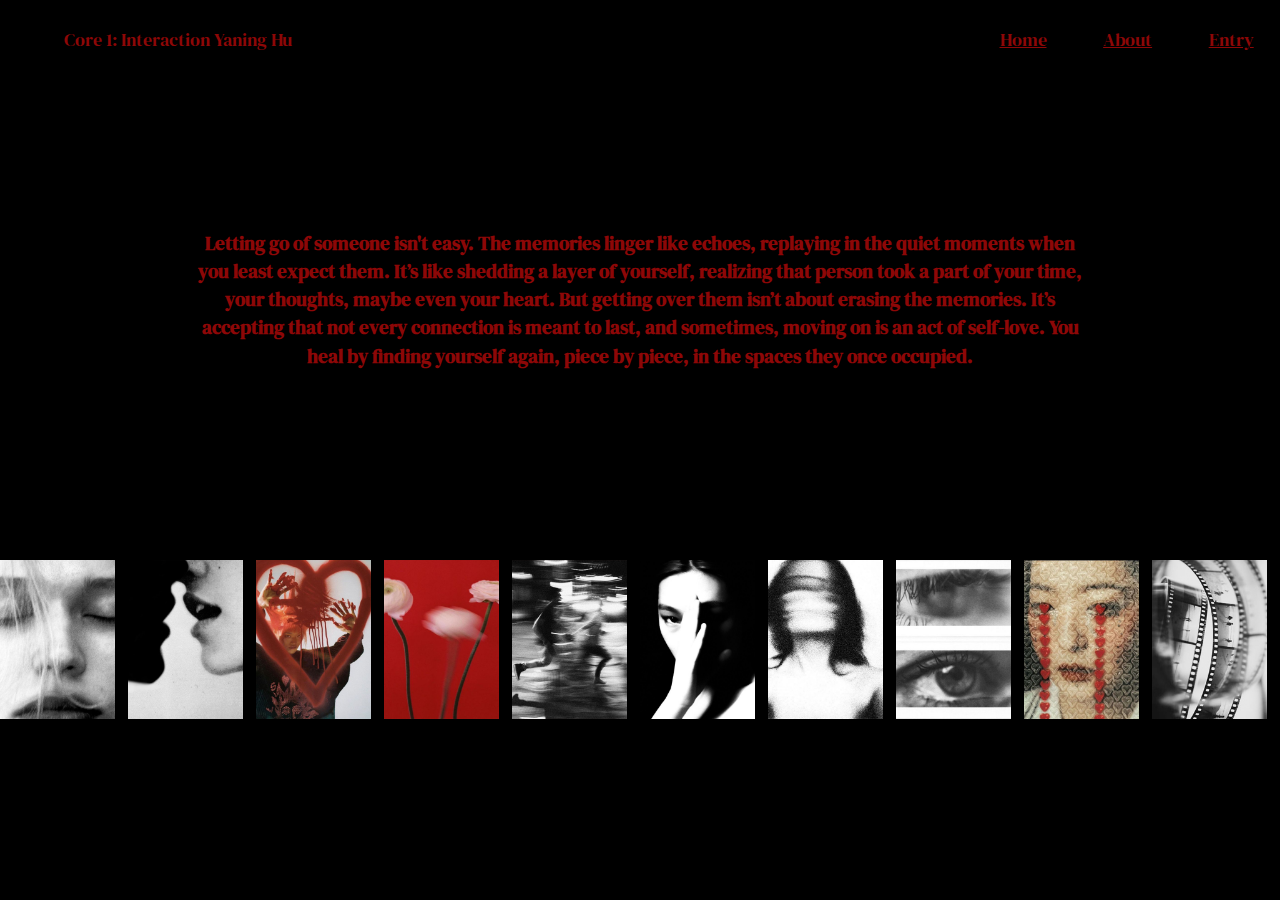
<file: entries/about.html>
<!DOCTYPE html>
<html lang="en">
<head>

  <!-- Basic Page Needs
  –––––––––––––––––––––––––––––––––––––––––––––––––– -->
  <meta charset="utf-8">
  <title>10 ways to get over a guy</title>
  <meta name="description" content="">
  <meta name="author" content="">

  <!-- Mobile Specific Metas
  –––––––––––––––––––––––––––––––––––––––––––––––––– -->
  <meta name="viewport" content="width=device-width, initial-scale=1">

  <!-- CSS
  –––––––––––––––––––––––––––––––––––––––––––––––––– -->
  <link rel="stylesheet" href="../css/normalize.css">
  <link rel="stylesheet" href="../css/styles.css">
  <link rel="stylesheet" href="../css/about.css">


  <!-- Favicon
  –––––––––––––––––––––––––––––––––––––––––––––––––– -->
  <link rel="icon" type="image/png" href="../images/favicon.ico">
</head>

<body>
    <nav>
        <div class="logo">Core 1: Interaction Yaning Hu</div>
        <div class="nav-items">
        <a href="Web.html">Home</a>
        <a href="about.html">About</a>
        <a href="second_page.html">Entry</a>
      </div>
  </nav>
  <main>
  <section>
    <h4>Letting go of someone isn't easy. The memories linger like echoes, replaying in the quiet moments when you least expect them. It’s like shedding a layer of yourself, realizing that person took a part of your time, your thoughts, maybe even your heart. But getting over them isn’t about erasing the memories. It’s accepting that not every connection is meant to last, and sometimes, moving on is an act of self-love. You heal by finding yourself again, piece by piece, in the spaces they once occupied.</h4>
  </section>
</main>
  <section class="photogrid">
    <img src="../images/photo5.png" /></figure>
    <img src="../images/photo12.png" /></figure>
    <img src="../images/photo7.png" /></figure>
    <img src="../images/photo9.png" /></figure>
    <img src="../images/photo13.png" /></figure>
    <img src="../images/photo4.png" /></figure>
    <img src="../images/photo5.jpg" /></figure>
    <img src="../images/photo6.png" /></figure>
    <img src="../images/photo8.png" /></figure>
    <img src="../images/photo11.png" /></figure>
  </section>

</body>
</html>
</file>
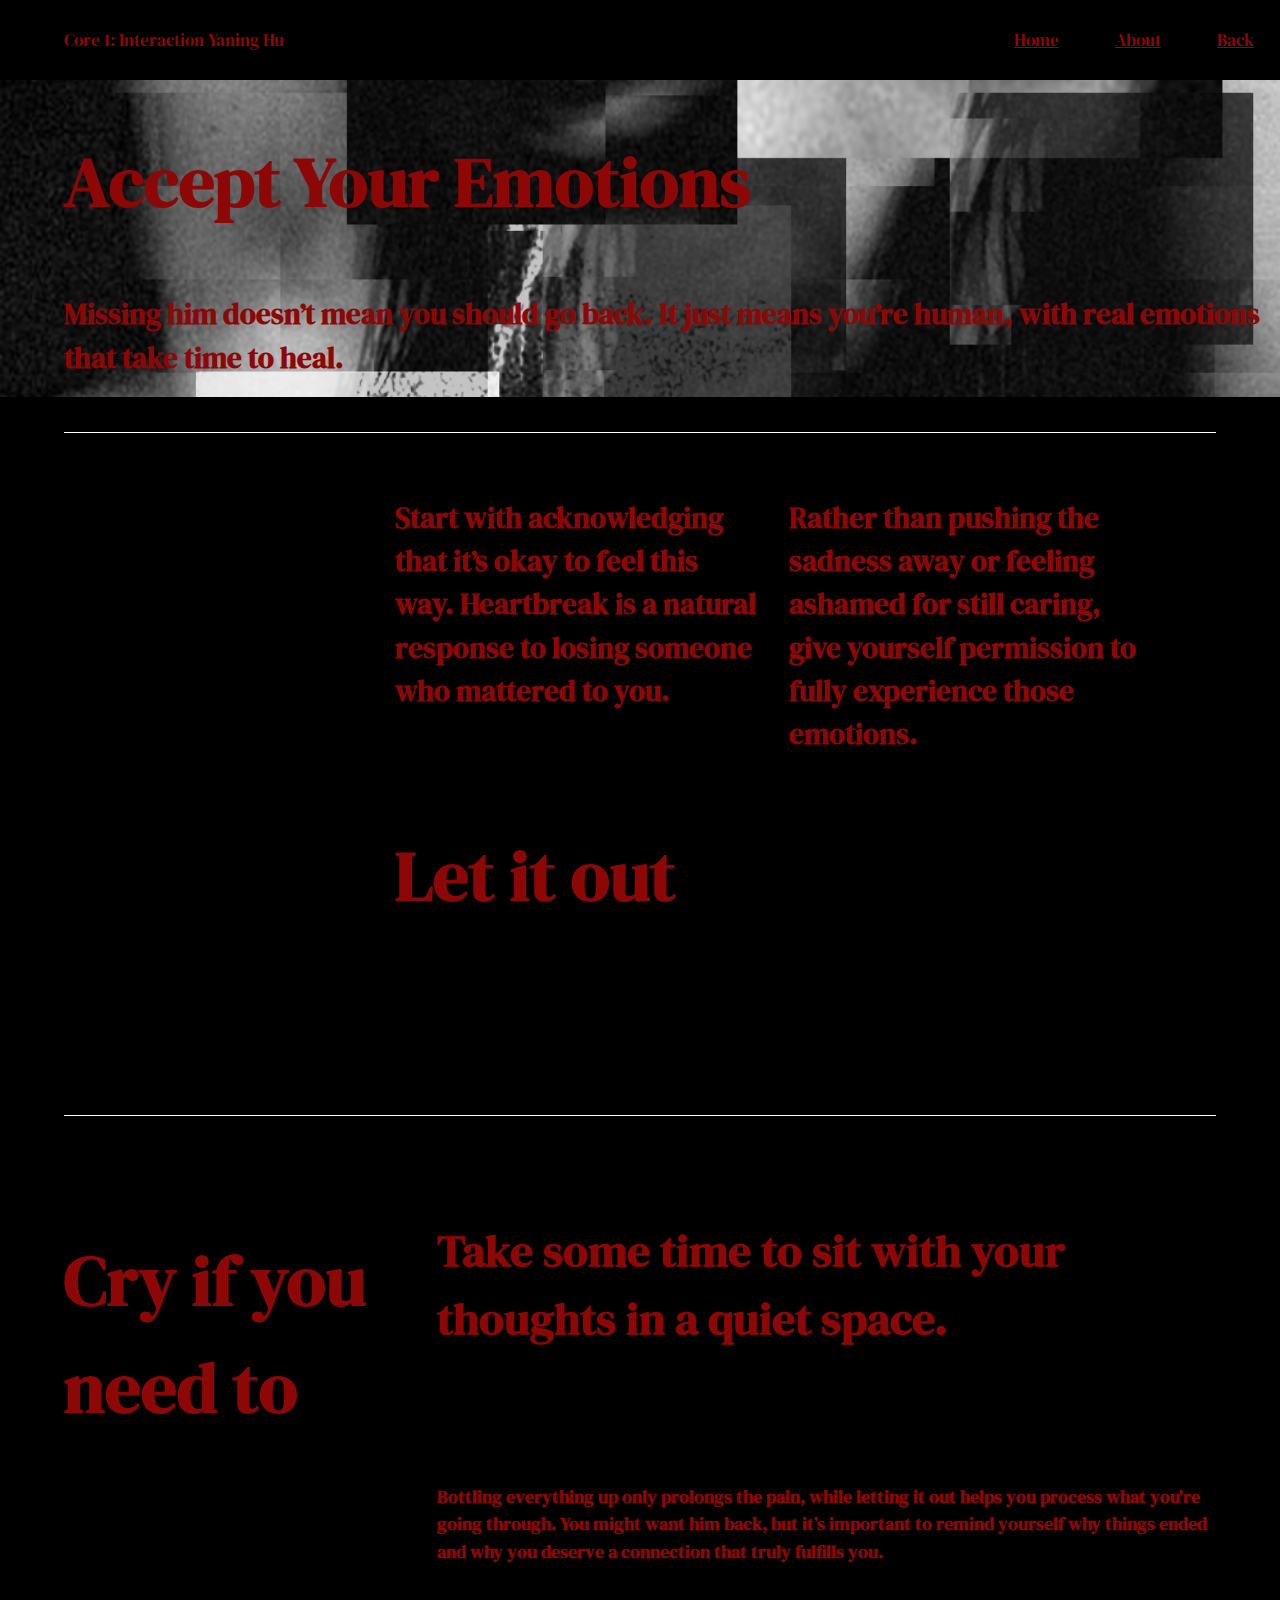
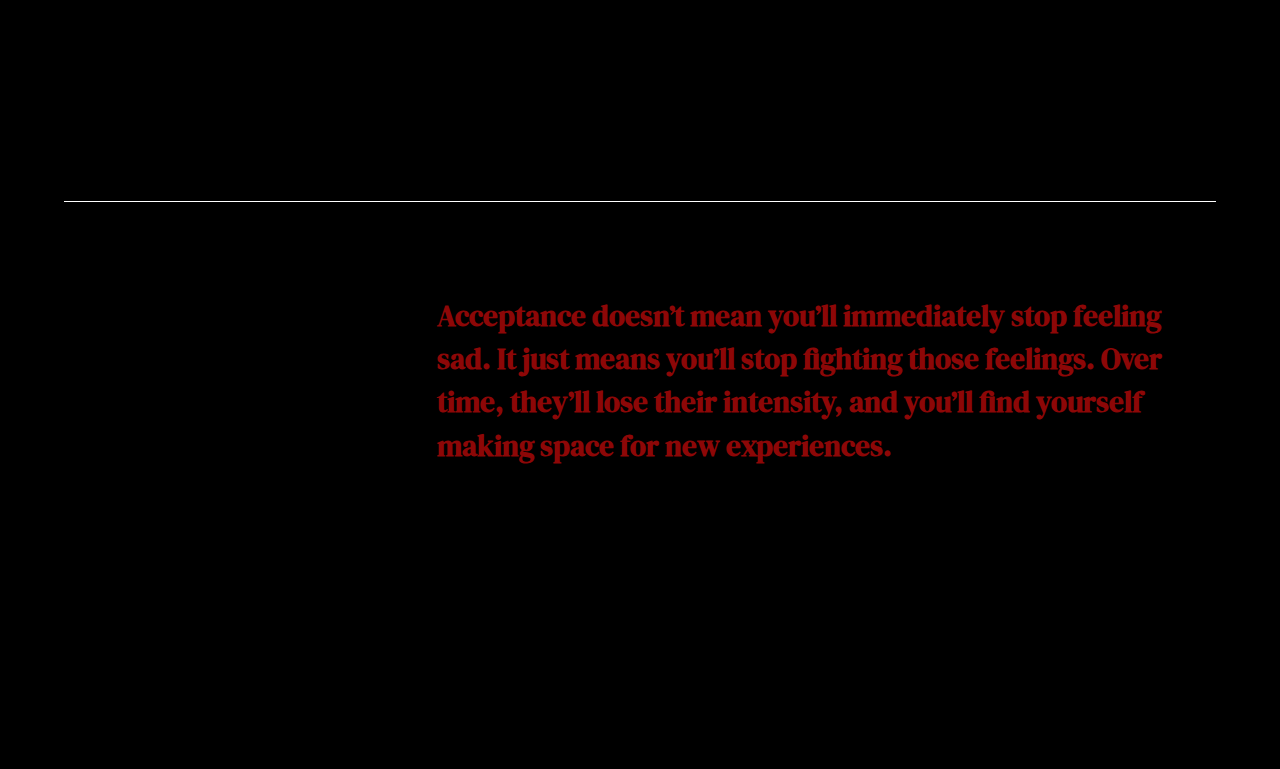
<file: entries/entry1.html>
<!DOCTYPE html>
<html lang="en">
<head>

  <!-- Basic Page Needs
  –––––––––––––––––––––––––––––––––––––––––––––––––– -->
  <meta charset="utf-8">
  <title>10 ways to get over a guy</title>
  <meta name="description" content="">
  <meta name="author" content="">

  <!-- Mobile Specific Metas
  –––––––––––––––––––––––––––––––––––––––––––––––––– -->
  <meta name="viewport" content="width=device-width, initial-scale=1">

  <!-- CSS
  –––––––––––––––––––––––––––––––––––––––––––––––––– -->
  <link rel="stylesheet" href="../css/normalize.css">
  <link rel="stylesheet" href="../css/styles.css">
  <link rel="stylesheet" href="../css/entry1.css">


  <!-- Favicon
  –––––––––––––––––––––––––––––––––––––––––––––––––– -->
  <link rel="icon" type="image/png" href="../images/favicon.ico">
</head>

<body>
    <nav>
        <div class="logo">Core 1: Interaction Yaning Hu</div>
        <div class="nav-items">
        <a href="Web.html">Home</a>
        <a href="about.html">About</a>
        <a href="second_page.html">Back</a>
      </div>
  </nav>
  <section class="maingrid">
    <h1>Accept Your Emotions</h1>
    <h3>Missing him doesn’t mean you should go back. It just means you’re human, with real emotions that take time to heal.</h3>
  </section>

  <hr class="custom-line">

<section class="second"> 
    <div></div>
    <h3>Start with acknowledging that it’s okay to feel this way. Heartbreak is a natural response to losing someone who mattered to you. </h3>
    <h3>Rather than pushing the sadness away or feeling ashamed for still caring, give yourself permission to fully experience those emotions.</h3>
    <div></div>
    <h1>Let it out</h1>
  </section>

  <hr class="custom-line">

<section class="third"> 
    <h1>Cry if you need to</h1>
    <h2>Take some time to sit with your thoughts in a quiet space.</h2>
    <div></div>
    <h4>Bottling everything up only prolongs the pain, while letting it out helps you process what you're going through. You might want him back, but it’s important to remind yourself why things ended and why you deserve a connection that truly fulfills you.</h4>
</section>
    <hr class="custom-line">
    <section class="third"> 
        <div></div>
        <h3>Acceptance doesn’t mean you’ll immediately stop feeling sad. It just means you’ll stop fighting those feelings. Over time, they’ll lose their intensity, and you’ll find yourself making space for new experiences.</h3>
    </section>

</body>
</html>
</file>
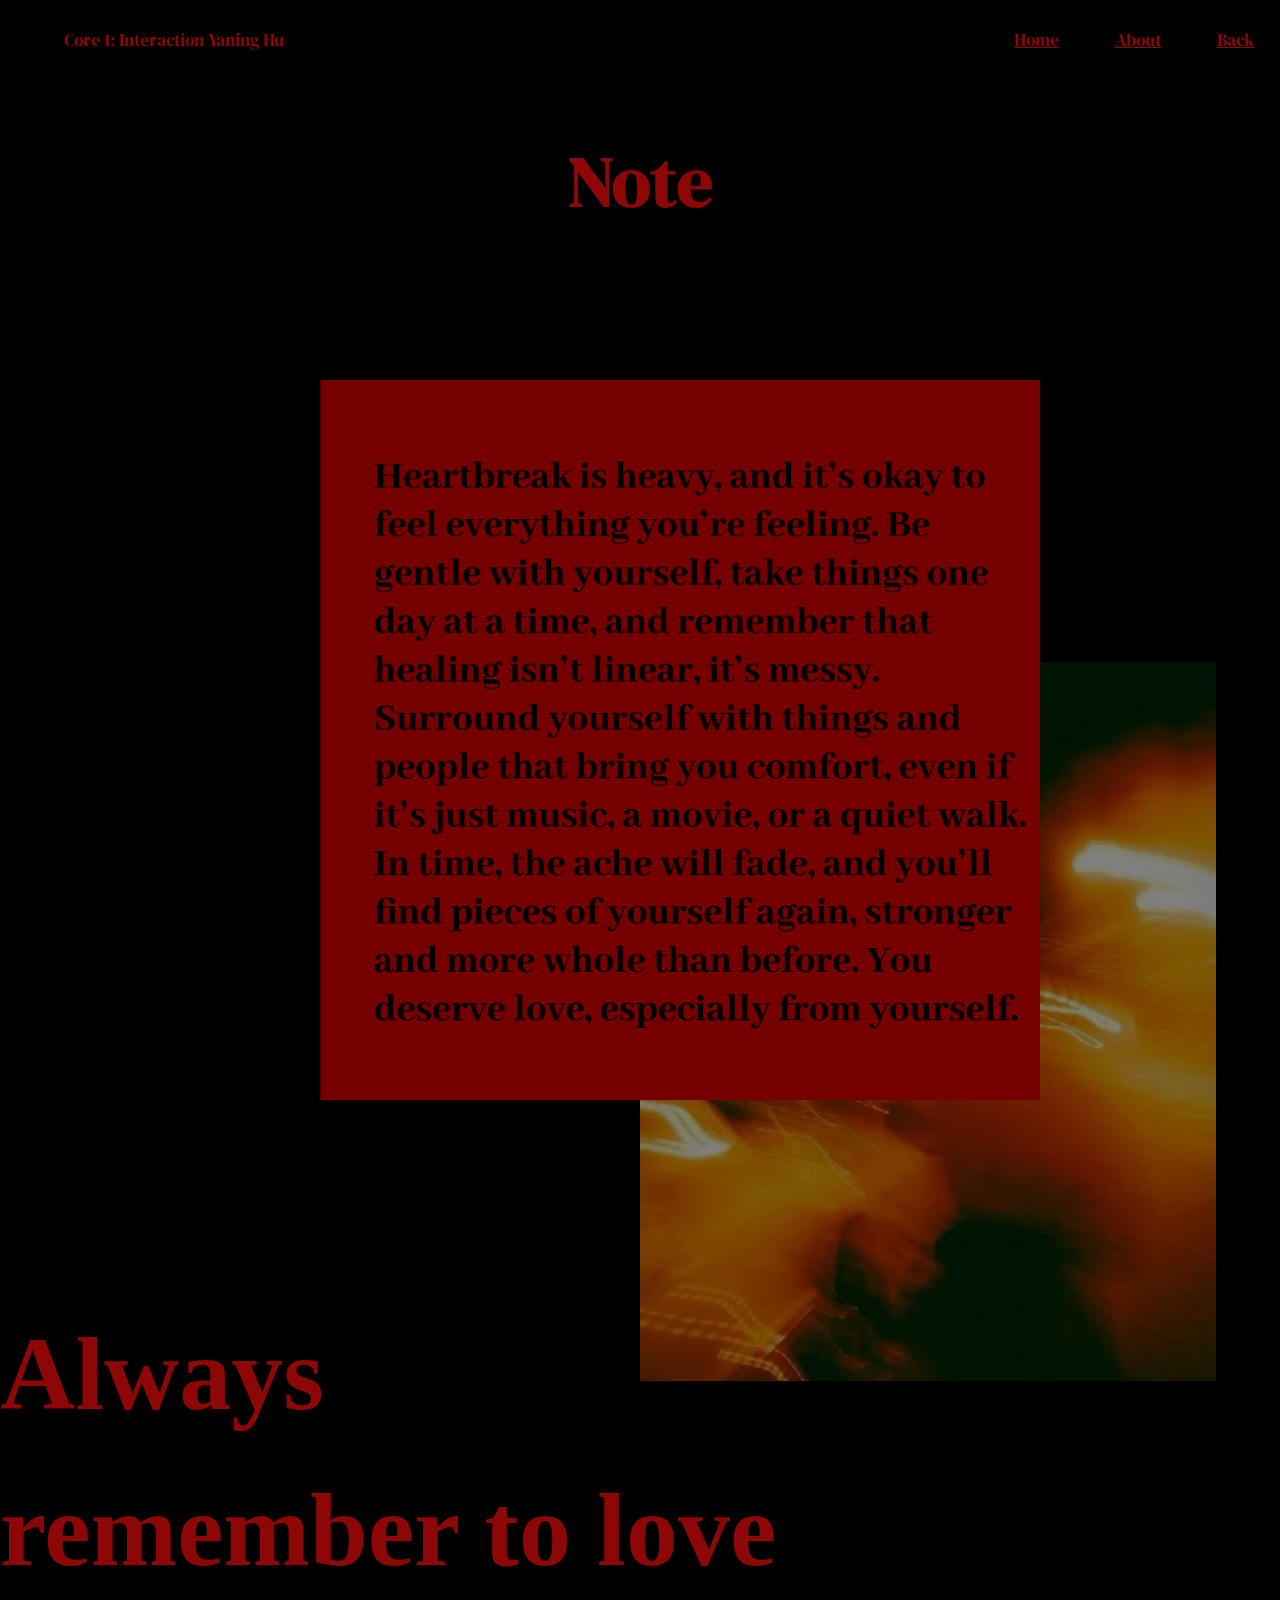
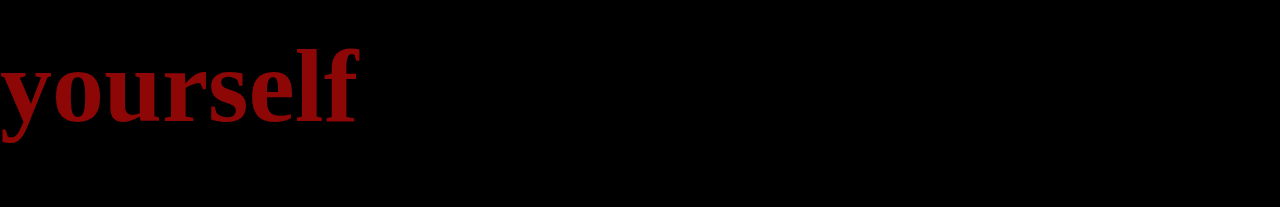
<file: entries/entry10.html>
<!DOCTYPE html>
<html lang="en">
<head>

  <!-- Basic Page Needs
  –––––––––––––––––––––––––––––––––––––––––––––––––– -->
  <meta charset="utf-8">
  <title>C10 ways to get over a guy</title>
  <meta name="description" content="">
  <meta name="author" content="">

  <!-- Mobile Specific Metas
  –––––––––––––––––––––––––––––––––––––––––––––––––– -->
  <meta name="viewport" content="width=device-width, initial-scale=1">

  <!-- CSS
  –––––––––––––––––––––––––––––––––––––––––––––––––– -->
  <link rel="stylesheet" href="../css/normalize.css">
  <link rel="stylesheet" href="../css/styles.css">
  <link rel="stylesheet" href="../css/entry10.css">


  <!-- Favicon
  –––––––––––––––––––––––––––––––––––––––––––––––––– -->
  <link rel="icon" type="image/png" href="../images/favicon.ico">
</head>

<body>
    <nav>
        <div class="logo">Core 1: Interaction Yaning Hu</div>
        <div class="nav-items">
        <a href="Web.html">Home</a>
        <a href="about.html">About</a>
        <a href="second_page.html">Back</a>
      </div>
  </nav>
  <main class="title">
    <h1>Note</h1>
  </main>
  <ul class="maingrid">
    <li>
      <img src="../images/note.png" /></figure>
    </li>
    <li>
      <img src="../images/note2.jpg" /></figure>
    </li>
    <li>
      <h1 class="special-font">Always remember to love yourself</h1>    
    </li>
  </ul>


</body>
</html>
</file>
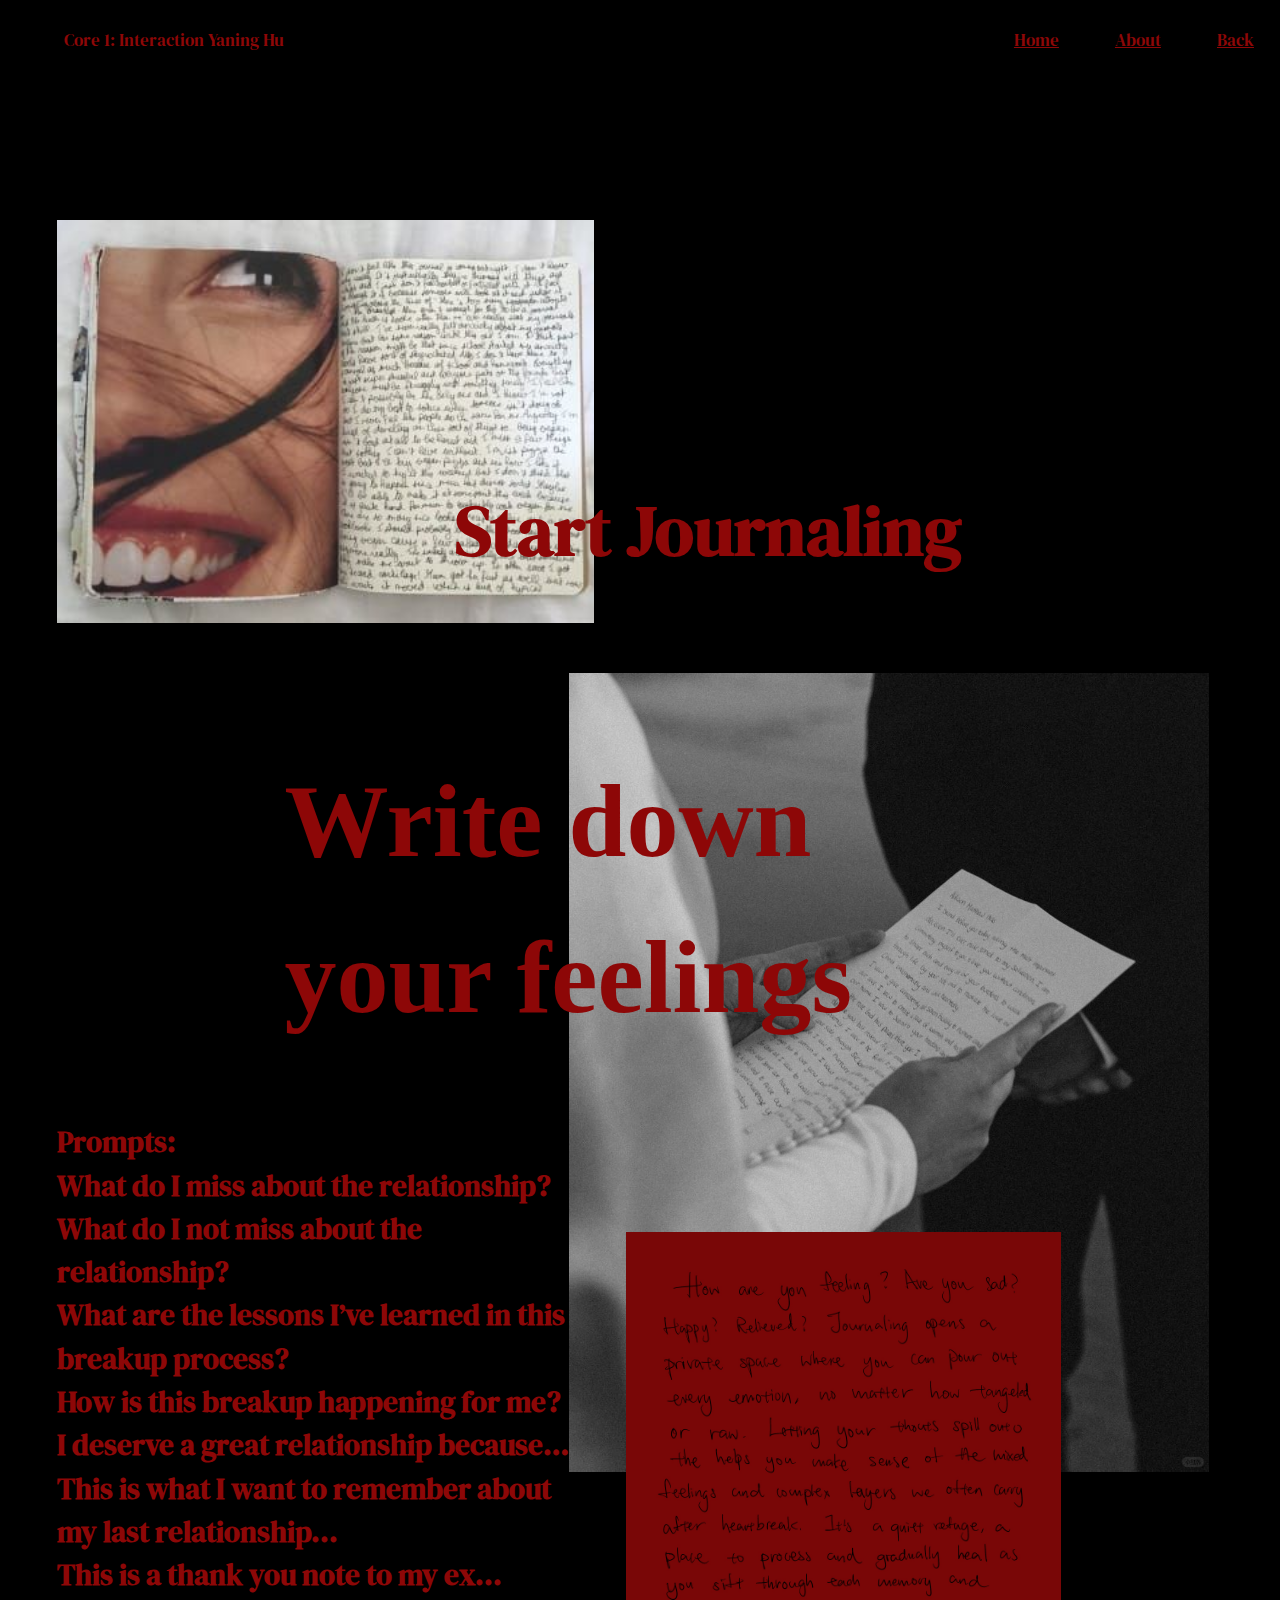
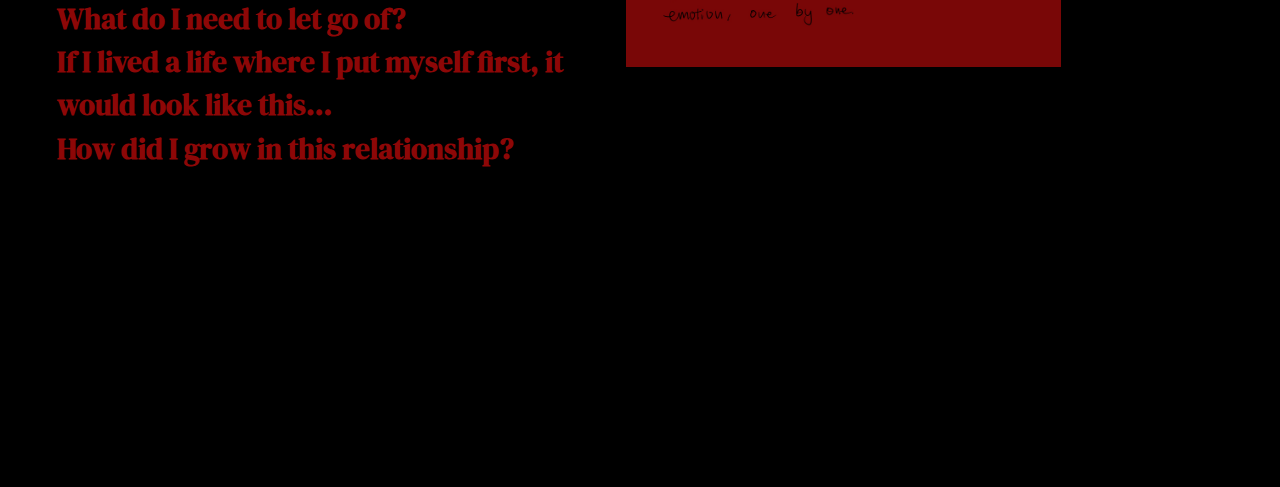
<file: entries/entry4.html>
<!DOCTYPE html>
<html lang="en">
<head>

  <!-- Basic Page Needs
  –––––––––––––––––––––––––––––––––––––––––––––––––– -->
  <meta charset="utf-8">
  <title>C10 ways to get over a guy</title>
  <meta name="description" content="">
  <meta name="author" content="">

  <!-- Mobile Specific Metas
  –––––––––––––––––––––––––––––––––––––––––––––––––– -->
  <meta name="viewport" content="width=device-width, initial-scale=1">

  <!-- CSS
  –––––––––––––––––––––––––––––––––––––––––––––––––– -->
  <link rel="stylesheet" href="../css/normalize.css">
  <link rel="stylesheet" href="../css/styles.css">
  <link rel="stylesheet" href="../css/entry4.css">


  <!-- Favicon
  –––––––––––––––––––––––––––––––––––––––––––––––––– -->
  <link rel="icon" type="image/png" href="../images/favicon.ico">
</head>

<body>
    <nav>
        <div class="logo">Core 1: Interaction Yaning Hu</div>
        <div class="nav-items">
        <a href="Web.html">Home</a>
        <a href="about.html">About</a>
        <a href="second_page.html">Back</a>
      </div>
  </nav>
  <ul class="maingrid">
    <li>
      <img src="../images/journal1.jpeg" /></figure>
    </li>
    <li>
      <h1>Start Journaling</h1>
    </li>
    <li>
      <img src="../images/journal3.jpg" /></figure>
    </li>
    <li>
      <h1 class="special-font">Write down <br> your feelings</h1>    
    </li>
    <li>
      <img src="../images/journal2.jpg" /></figure>
    </li>
    <li>
      <h3>Prompts: <br>
        What do I miss about the relationship?<br>
        What do I not miss about the relationship?<br>
        What are the lessons I’ve learned in this breakup process?<br>
        How is this breakup happening for me?<br>
        I deserve a great relationship because…<br>
        This is what I want to remember about my last relationship...<br>
        This is a thank you note to my ex...<br>
        What do I need to let go of?<br>
        If I lived a life where I put myself first, it would look like this…<br>
        How did I grow in this relationship?</h3>
    </li>
  </ul>

</body>
</html>
</file>
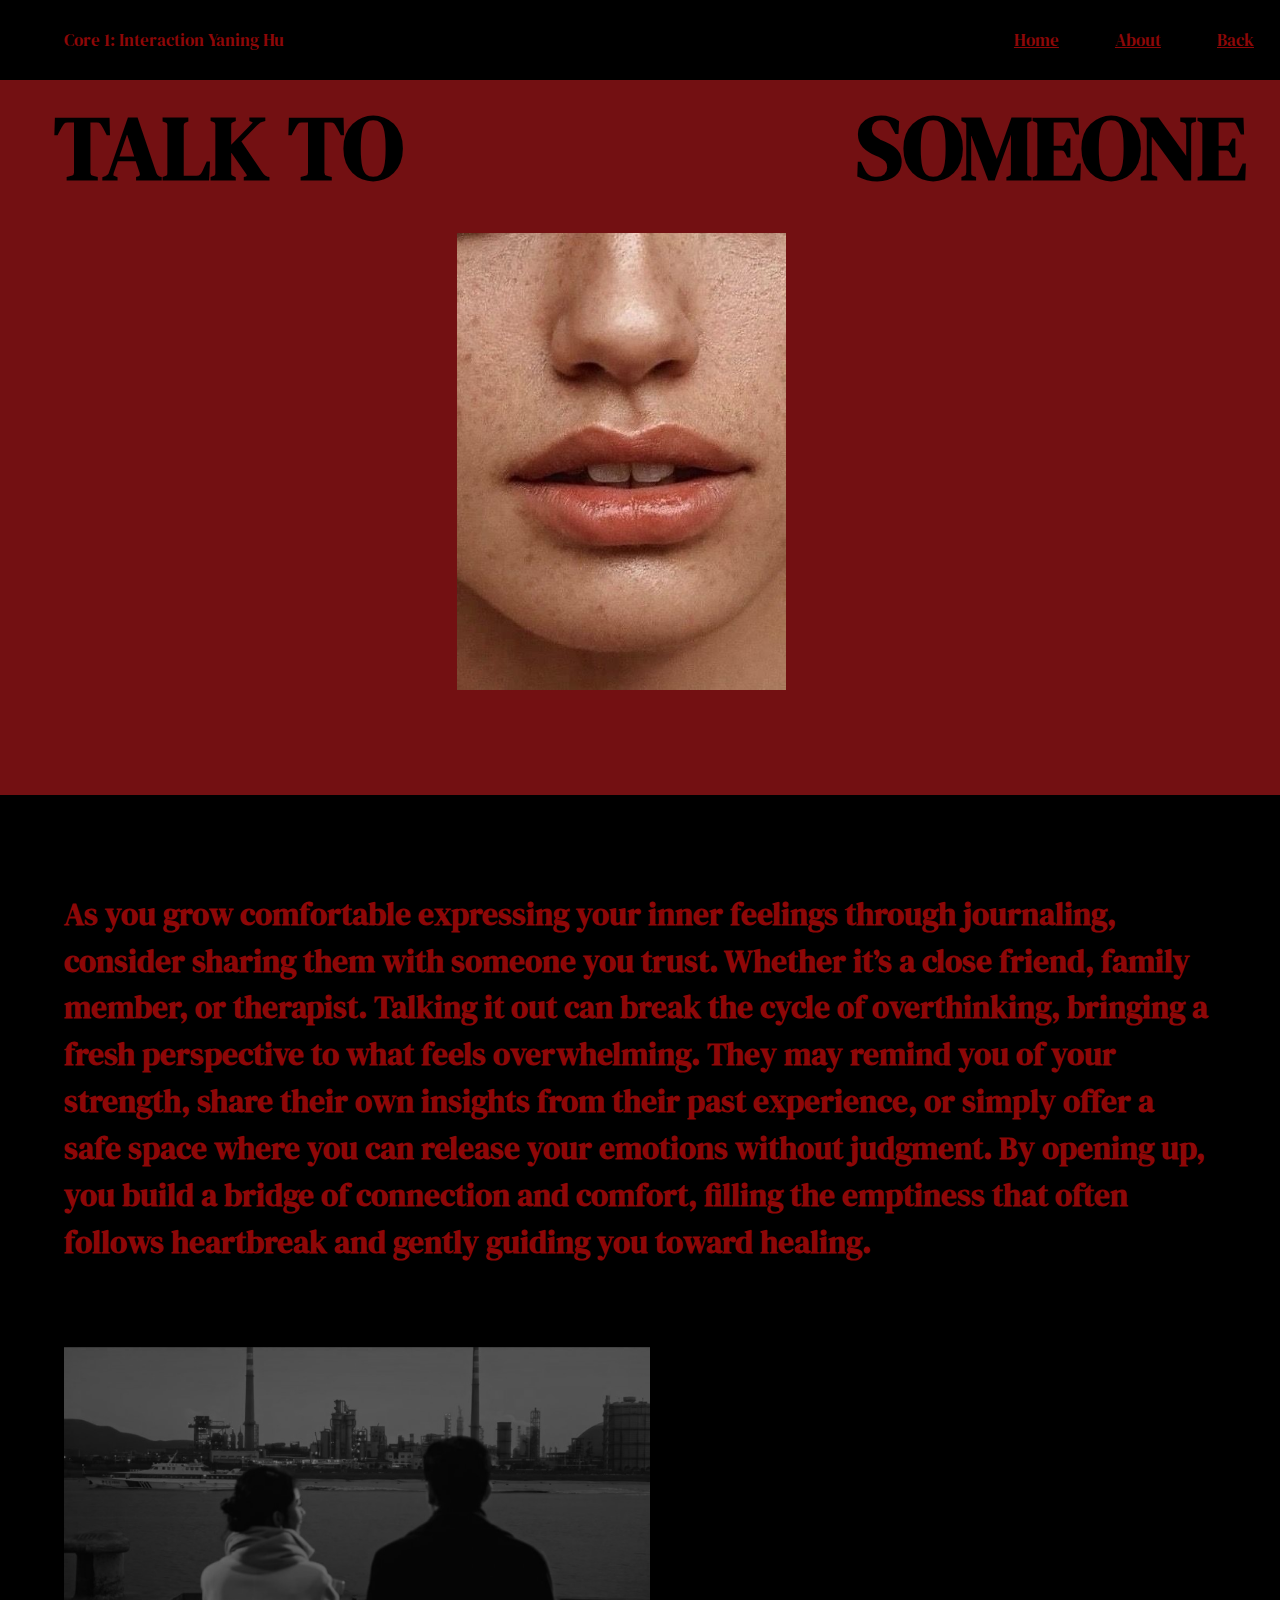
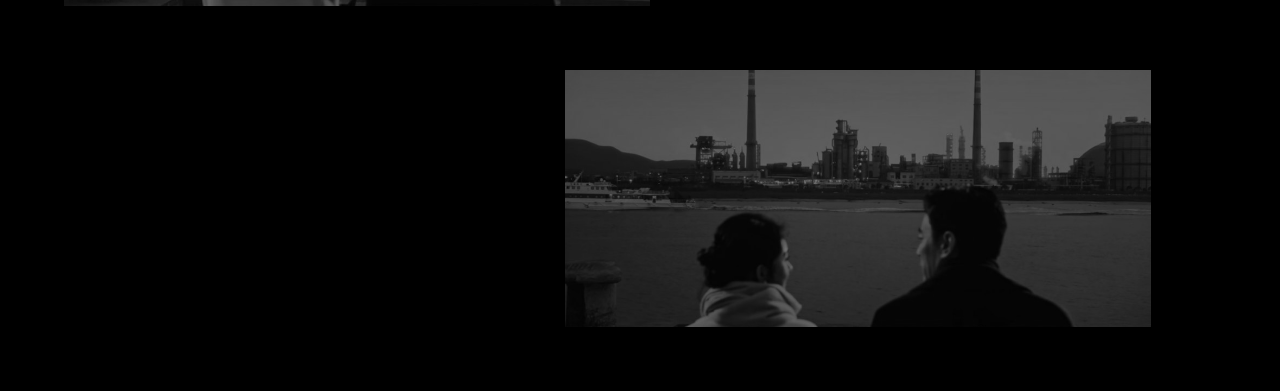
<file: entries/entry5.html>
<!DOCTYPE html>
<html lang="en">
<head>

  <!-- Basic Page Needs
  –––––––––––––––––––––––––––––––––––––––––––––––––– -->
  <meta charset="utf-8">
  <title>10 ways to get over a guy</title>
  <meta name="description" content="">
  <meta name="author" content="">

  <!-- Mobile Specific Metas
  –––––––––––––––––––––––––––––––––––––––––––––––––– -->
  <meta name="viewport" content="width=device-width, initial-scale=1">

  <!-- CSS
  –––––––––––––––––––––––––––––––––––––––––––––––––– -->
  <link rel="stylesheet" href="../css/normalize.css">
  <link rel="stylesheet" href="../css/styles.css">
  <link rel="stylesheet" href="../css/entry5.css">


  <!-- Favicon
  –––––––––––––––––––––––––––––––––––––––––––––––––– -->
  <link rel="icon" type="image/png" href="../images/favicon.ico">
</head>

<body>
    <nav>
        <div class="logo">Core 1: Interaction Yaning Hu</div>
        <div class="nav-items">
        <a href="Web.html">Home</a>
        <a href="about.html">About</a>
        <a href="second_page.html">Back</a>
      </div>
  </nav>
  <main class="maingrid">
    <h1>TALK TO</h1>
    <div></div>
    <h1>SOMEONE</h1>
    <div></div>
    <img src="../images/talk1.jpeg" /></figure>
    <div></div>
  </main>
  <main class="secondgrid">
    <h3>As you grow comfortable expressing your inner feelings through journaling, consider sharing them with someone you trust. Whether it’s a close friend, family member, or therapist. Talking it out can break the cycle of overthinking, bringing a fresh perspective to what feels overwhelming. They may remind you of your strength, share their own insights from their past experience, or simply offer a safe space where you can release your emotions without judgment. By opening up, you build a bridge of connection and comfort, filling the emptiness that often follows heartbreak and gently guiding you toward healing.</h3>
  </main>
  <main class="photoone">
    <img src="../images/talk2.png" /></figure>
  </main>
  <main class="phototwo">
    <div></div>
    <img src="../images/talk3.png" /></figure>
  </main>
</body>
</html>
</file>
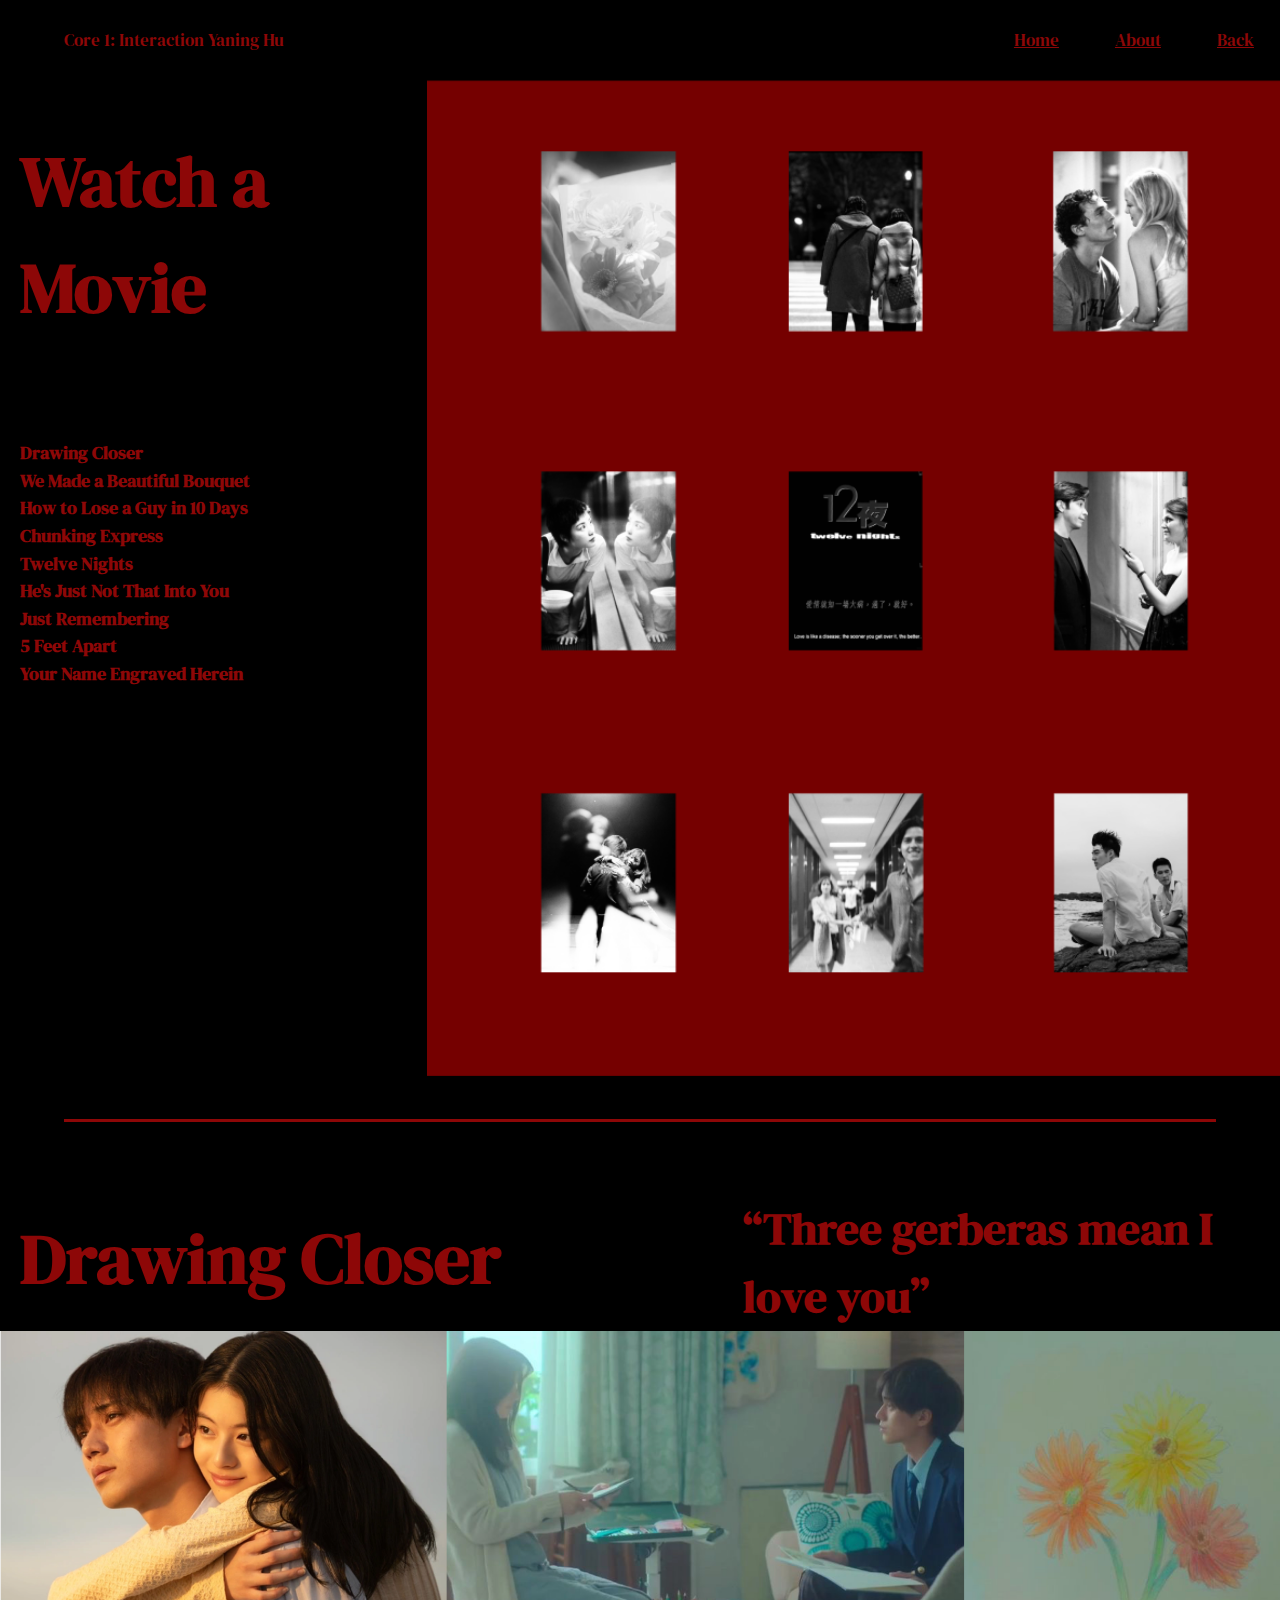
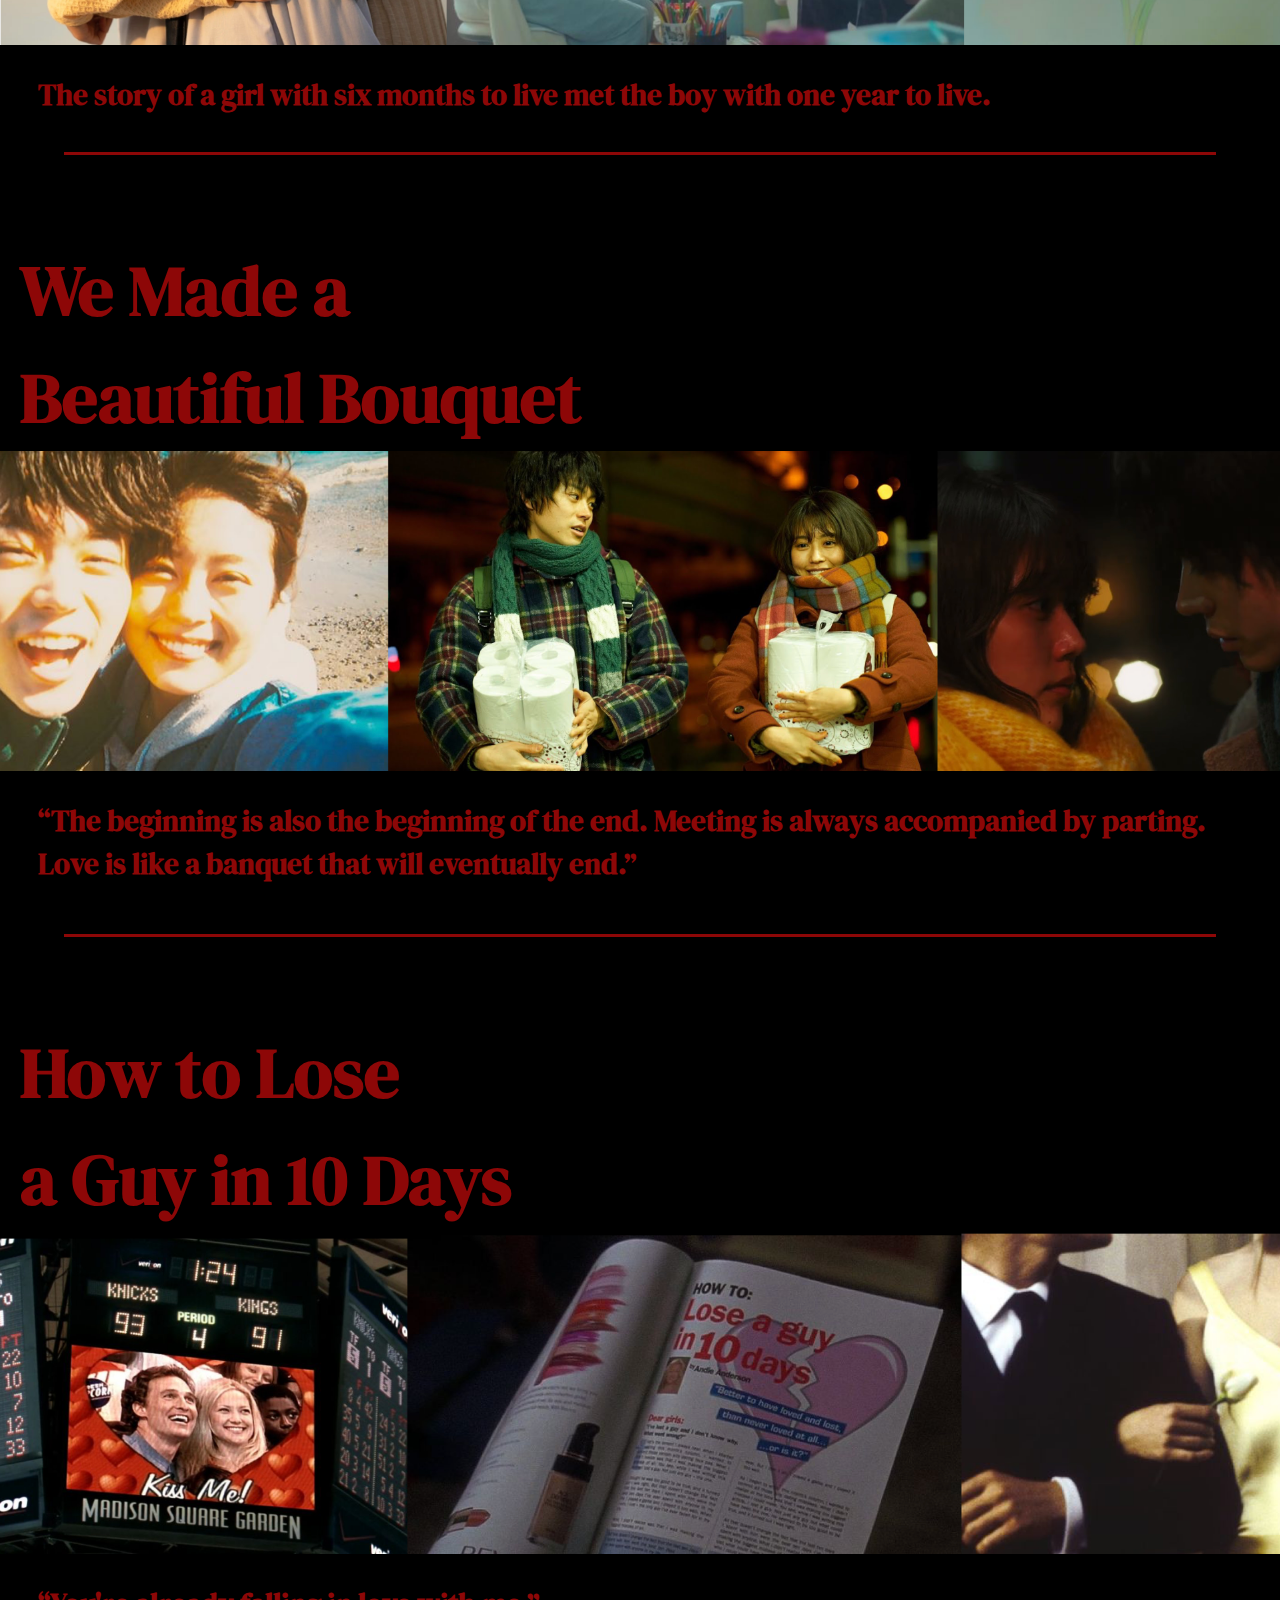
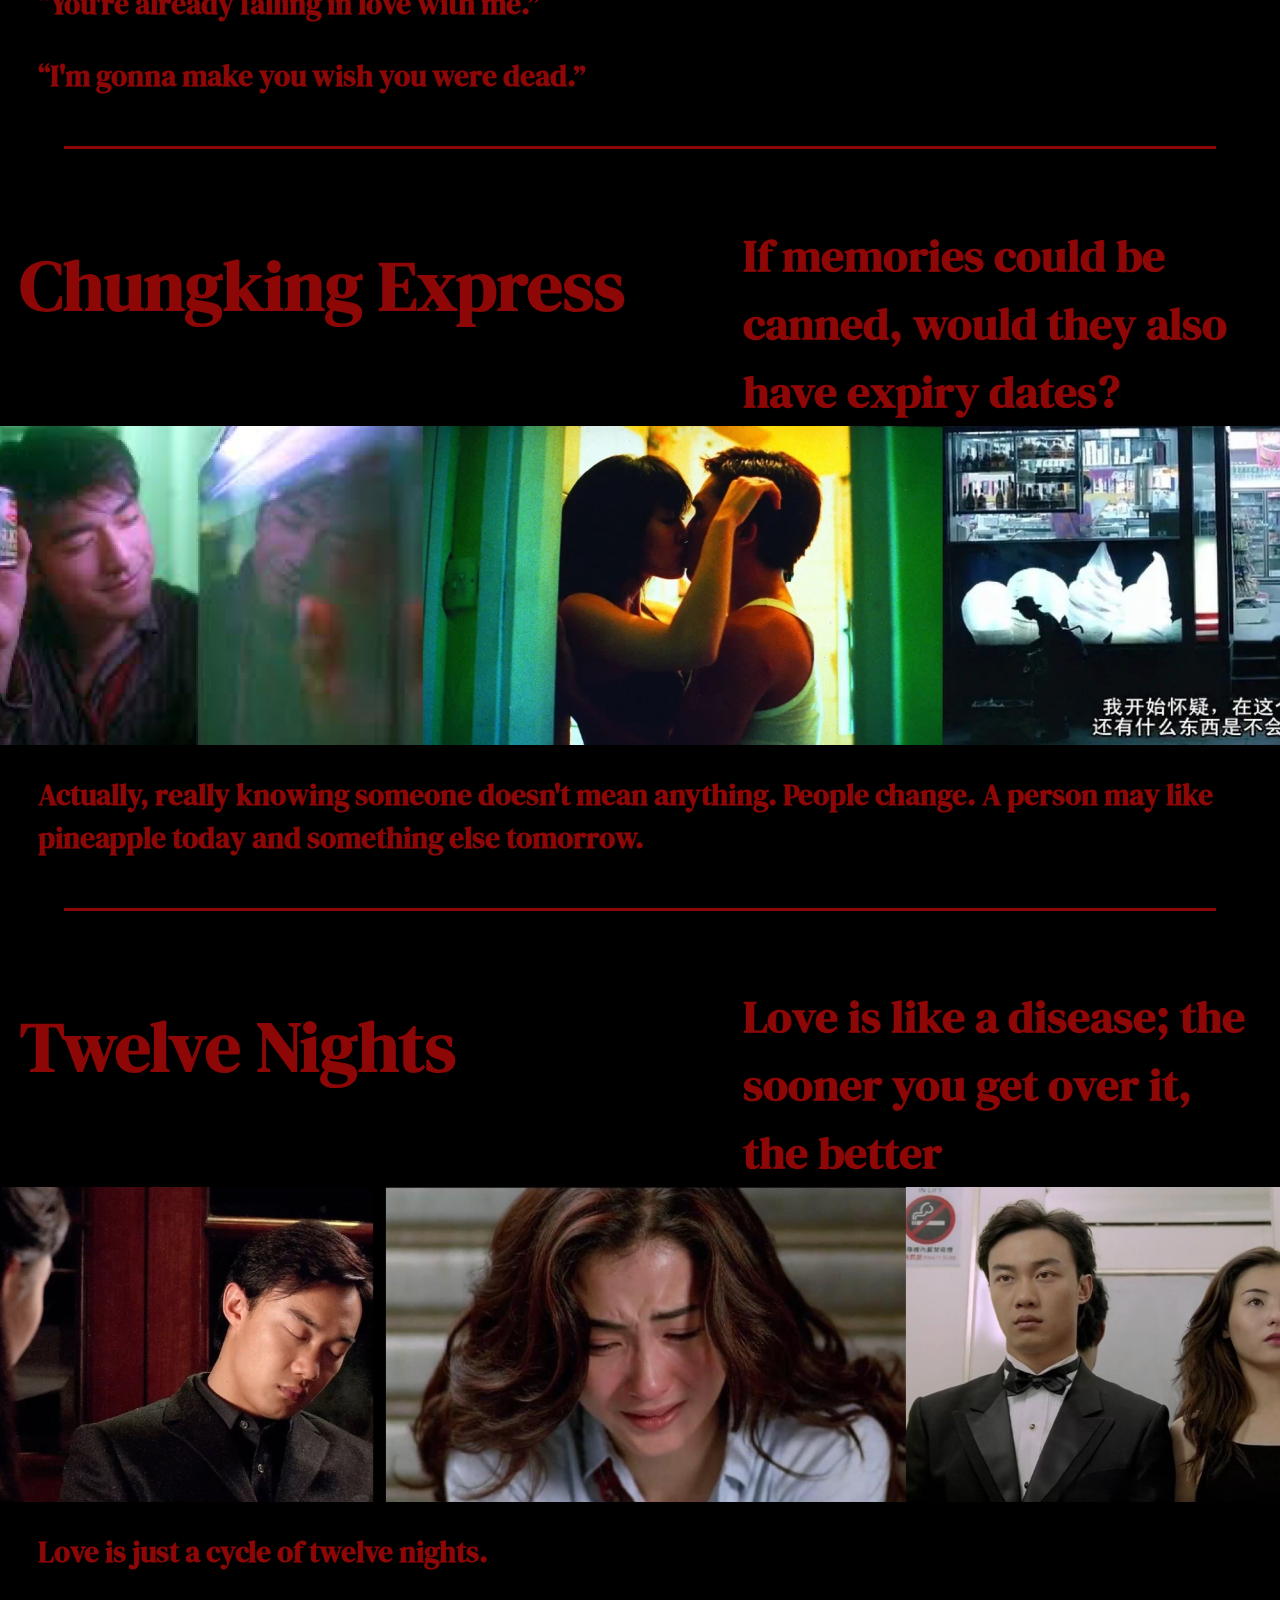
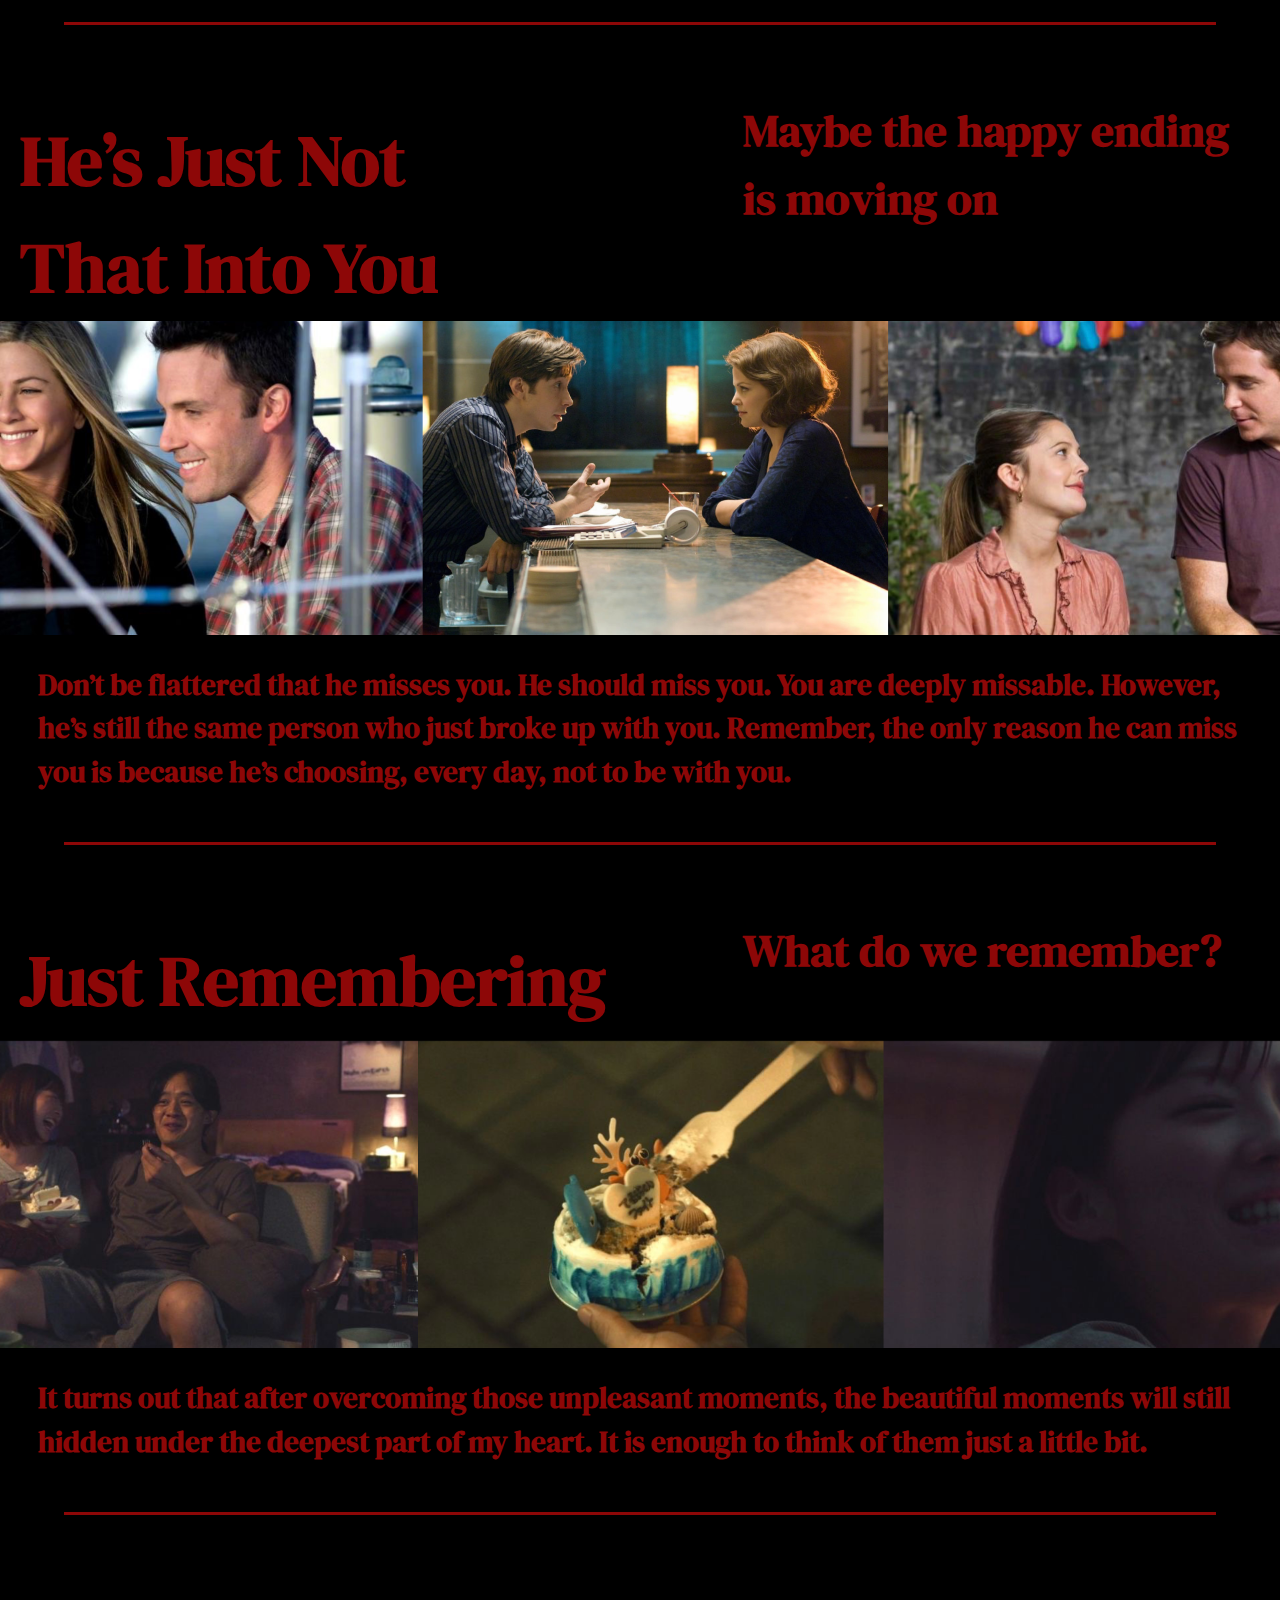
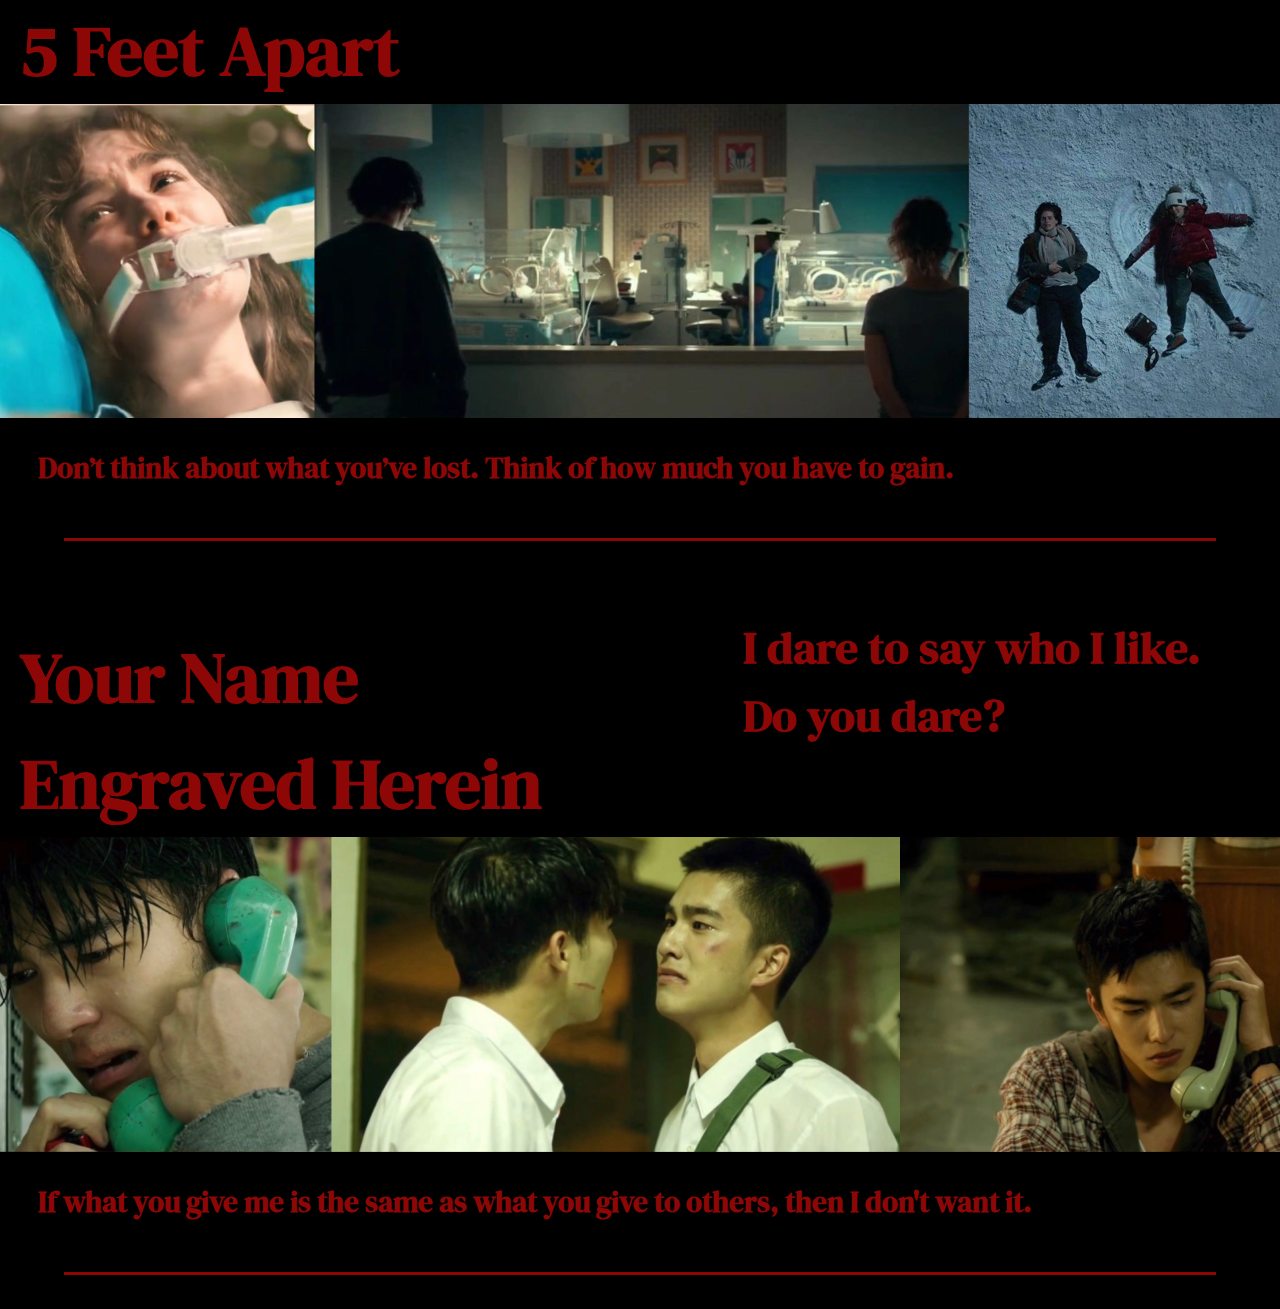
<file: entries/entry6.html>
<!DOCTYPE html>
<html lang="en">
<head>

  <!-- Basic Page Needs
  –––––––––––––––––––––––––––––––––––––––––––––––––– -->
  <meta charset="utf-8">
  <title>10 ways to get over a guy</title>
  <meta name="description" content="">
  <meta name="author" content="">

  <!-- Mobile Specific Metas
  –––––––––––––––––––––––––––––––––––––––––––––––––– -->
  <meta name="viewport" content="width=device-width, initial-scale=1">

  <!-- CSS
  –––––––––––––––––––––––––––––––––––––––––––––––––– -->
  <link rel="stylesheet" href="../css/normalize.css">
  <link rel="stylesheet" href="../css/styles.css">
  <link rel="stylesheet" href="../css/entry6.css">


  <!-- Favicon
  –––––––––––––––––––––––––––––––––––––––––––––––––– -->
  <link rel="icon" type="image/png" href="../images/favicon.ico">
</head>

<body>
    <nav>
        <div class="logo">Core 1: Interaction Yaning Hu</div>
        <div class="nav-items">
        <a href="Web.html">Home</a>
        <a href="about.html">About</a>
        <a href="second_page.html">Back</a>
      </div>
  </nav>
  <ul class="maingrid">
    <li>
      <h1>Watch a Movie</h1>
    </li>
    <li>
      <h4>Drawing Closer <br>
      We Made a Beautiful Bouquet <br>
      How to Lose a Guy in 10 Days <br>
      Chunking Express <br>
      Twelve Nights <br>
      He's Just Not That Into You <br>
      Just Remembering <br>
      5 Feet Apart <br>
      Your Name Engraved Herein</h4>
    </li>
    <li>
      <img src="../images/movie.png" /></figure>
    </li>
  </ul>
  <hr class="custom-line">

  <div class="movie">
    <h1>Drawing Closer</h1>
    <h2>“Three gerberas mean I love you”</h2>
  </div>
    <img src="../images/movie1.png" /></figure>
    <h3>The story of a girl with six months to live met the boy with one year to live. </h3>

    <hr class="custom-line">


  <div class="movie">
    <h1>We Made a <br>Beautiful Bouquet</h1>
  </div>
  <img src="../images/movie2.png" /></figure>
  <h3>“The beginning is also the beginning of the end. Meeting is always accompanied by parting. Love is like a banquet that will eventually end.”</h3>
  <h1></h1>
  <hr class="custom-line">

  <div class="movie">
    <h1>How to Lose <br>a Guy in 10 Days</h1>
  </div>
  <img src="../images/movie3.png" /></figure>
  <h3>“You're already falling in love with me.”</h3>
  <h3>“I'm gonna make you wish you were dead.”</h3>
  <h1></h1>
  <hr class="custom-line">

  <div class="movie">
    <h1>Chungking Express</h1>
    <h2>If memories could be canned, would they also have expiry dates? </h2>
  </div>
  <img src="../images/movie4.png" /></figure>
  <h3>Actually, really knowing someone doesn't mean anything. People change. A person may like pineapple today and something else tomorrow.</h3>
  <h1></h1>
  <hr class="custom-line">

  <div class="movie">
    <h1>Twelve Nights</h1>
    <h2> Love is like a disease; the sooner you get over it, the better</h2>
  </div>
  <img src="../images/movie5.png" /></figure>
  <h3>Love is just a cycle of twelve nights. </h3>
  <h1></h1>
  <hr class="custom-line">

  <div class="movie">
    <h1>He’s Just Not <br>That Into You</h1>
    <h2>Maybe the happy ending is moving on</h2>
  </div>
  <img src="../images/movie6.png" /></figure>
  <h3>Don’t be flattered that he misses you. He should miss you. You are deeply missable. However, he’s still the same person who just broke up with you. Remember, the only reason he can miss you is because he’s choosing, every day, not to be with you.</h3>
  <h1></h1>
  <hr class="custom-line">

  <div class="movie">
    <h1>Just Remembering</h1>
    <h2>What do we remember? </h2>
  </div>
  <img src="../images/movie7.png" /></figure>
  <h3>It turns out that after overcoming those unpleasant moments, the beautiful moments will still hidden under the deepest part of my heart. It is enough to think of them just a little bit. </h3>
  <h1></h1>
  <hr class="custom-line">

  <div class="movie">
    <h1>5 Feet Apart</h1>
  </div>
  <img src="../images/movie8.png" /></figure>
  <h3>Don’t think about what you’ve lost. Think of how much you have to gain.</h3>
  <h1></h1>
  <hr class="custom-line">

  <div class="movie">
    <h1>Your Name <br>Engraved Herein</h1>
    <h2>I dare to say who I like. Do you dare?</h2>
  </div>
  <img src="../images/movie9.png" /></figure>
  <h3>If what you give me is the same as what you give to others, then I don't want it.</h3>
  <h1></h1>

  <hr class="custom-line">


</body>
</html>
</file>
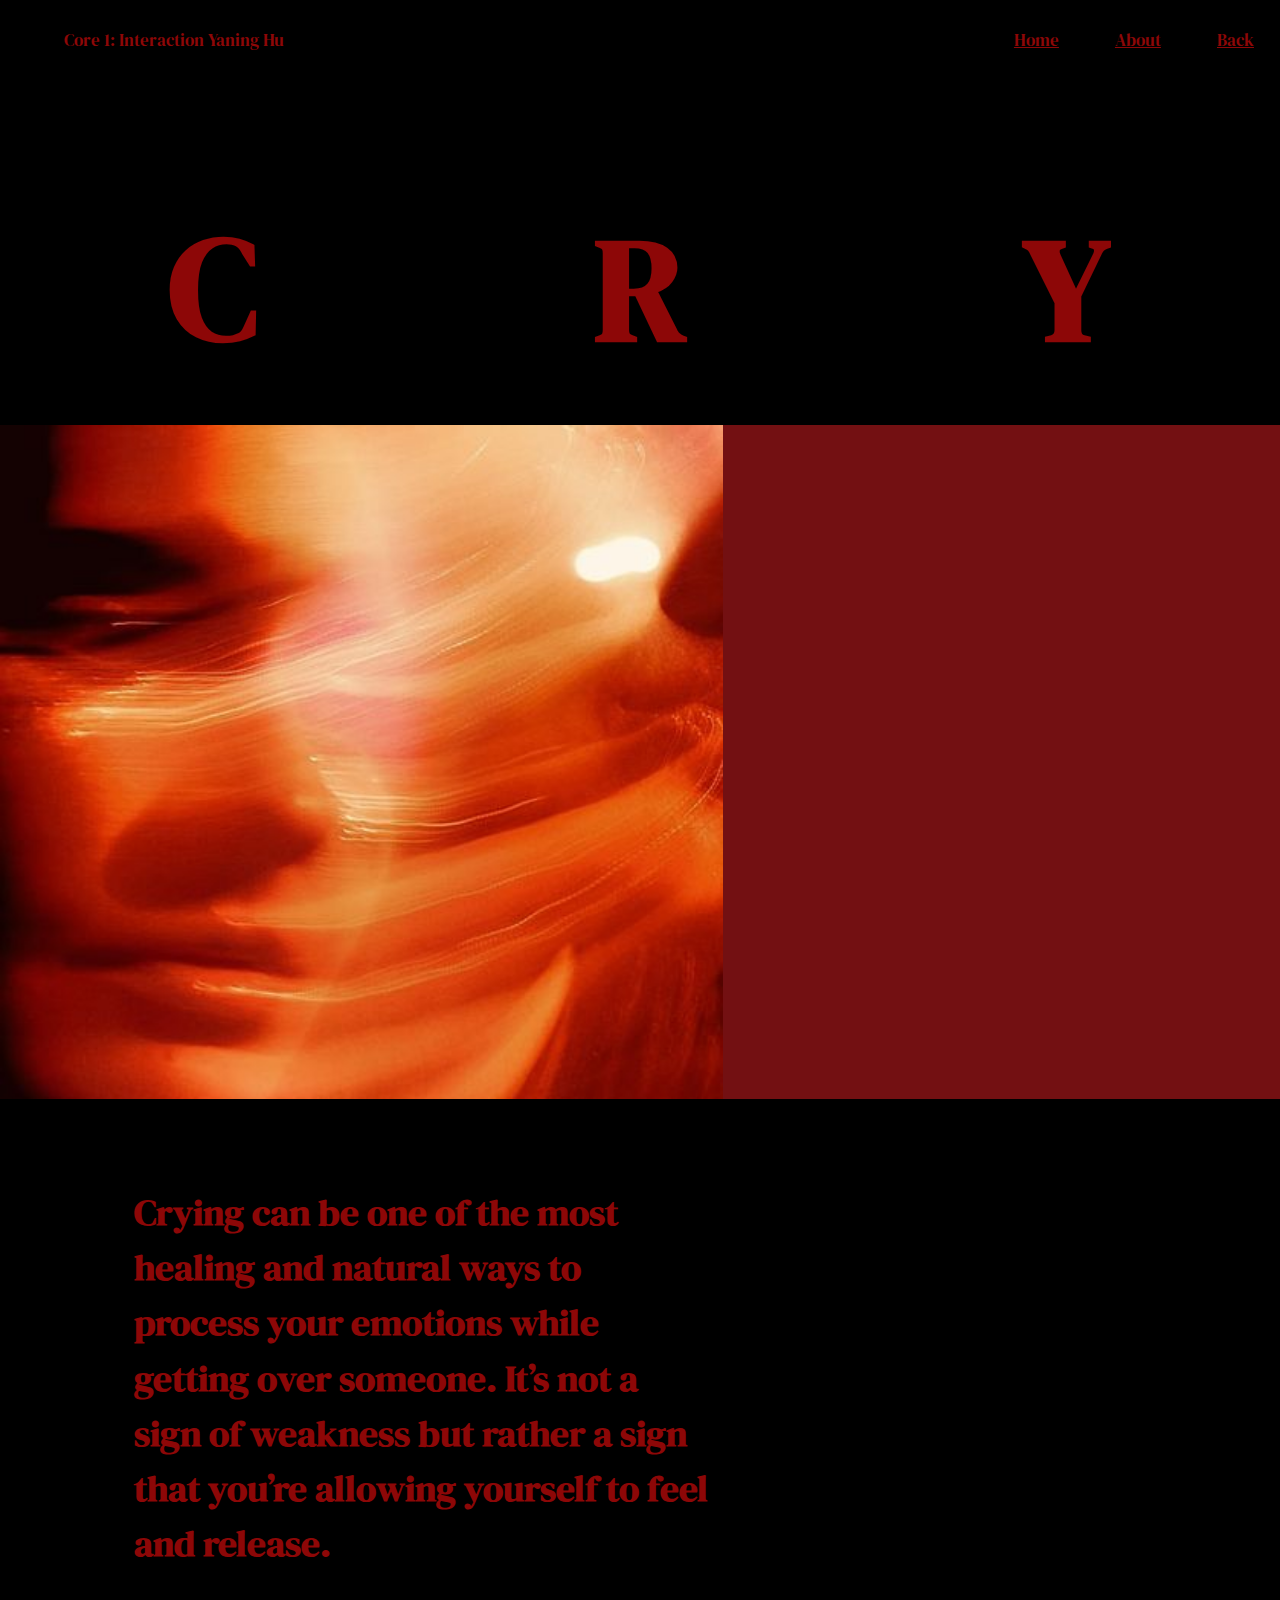
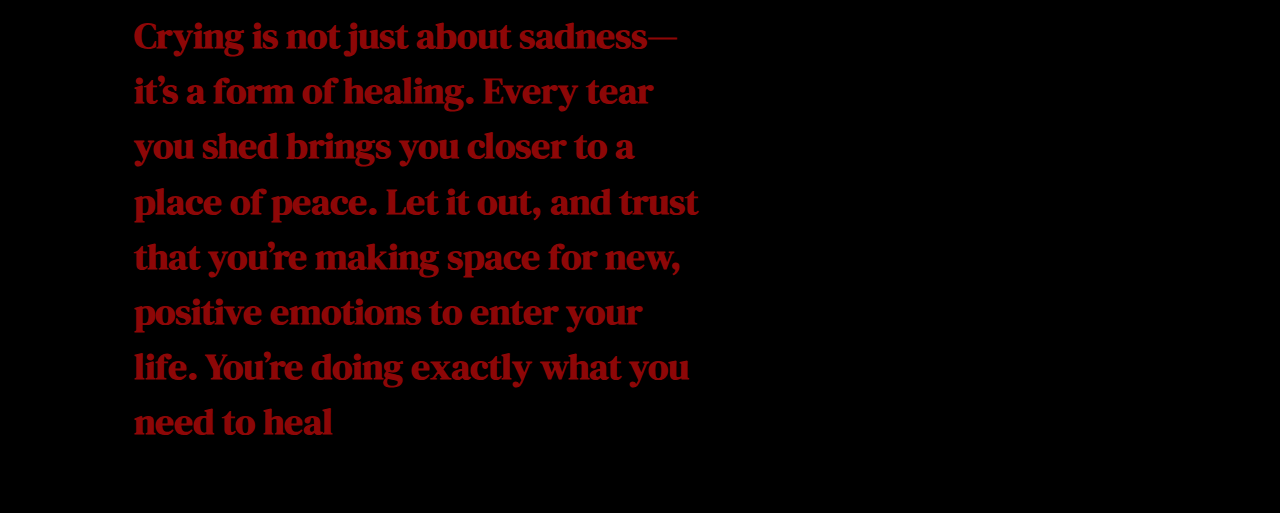
<file: entries/entry7.html>
<!DOCTYPE html>
<html lang="en">
<head>

  <!-- Basic Page Needs
  –––––––––––––––––––––––––––––––––––––––––––––––––– -->
  <meta charset="utf-8">
  <title>10 ways to get over a guy</title>
  <meta name="description" content="">
  <meta name="author" content="">

  <!-- Mobile Specific Metas
  –––––––––––––––––––––––––––––––––––––––––––––––––– -->
  <meta name="viewport" content="width=device-width, initial-scale=1">

  <!-- CSS
  –––––––––––––––––––––––––––––––––––––––––––––––––– -->
  <link rel="stylesheet" href="../css/normalize.css">
  <link rel="stylesheet" href="../css/styles.css">
  <link rel="stylesheet" href="../css/entry7.css">


  <!-- Favicon
  –––––––––––––––––––––––––––––––––––––––––––––––––– -->
  <link rel="icon" type="image/png" href="../images/favicon.ico">
</head>

<body>
    <nav>
        <div class="logo">Core 1: Interaction Yaning Hu</div>
        <div class="nav-items">
        <a href="Web.html">Home</a>
        <a href="about.html">About</a>
        <a href="second_page.html">Back</a>
      </div>
  </nav>
  <main class="title">
    <h1>C</h1>
    <h1>R</h1>
    <h1>Y</h1>
  </main>

  <main class="maingrid">
    <img src="../images/entry7.jpg" /></figure>
    <img src="../images/red.png" /></figure>
  </main>

  <main class="text">
    <h3>Crying can be one of the most healing and natural ways to process your emotions while getting over someone. It’s not a sign of weakness but rather a sign that you’re allowing yourself to feel and release.</h3>
    <div></div>
    <h3>Crying is not just about sadness—it’s a form of healing. Every tear you shed brings you closer to a place of peace. Let it out, and trust that you’re making space for new, positive emotions to enter your life. You’re doing exactly what you need to heal</h3>
  </main>

</body>
</html>
</file>
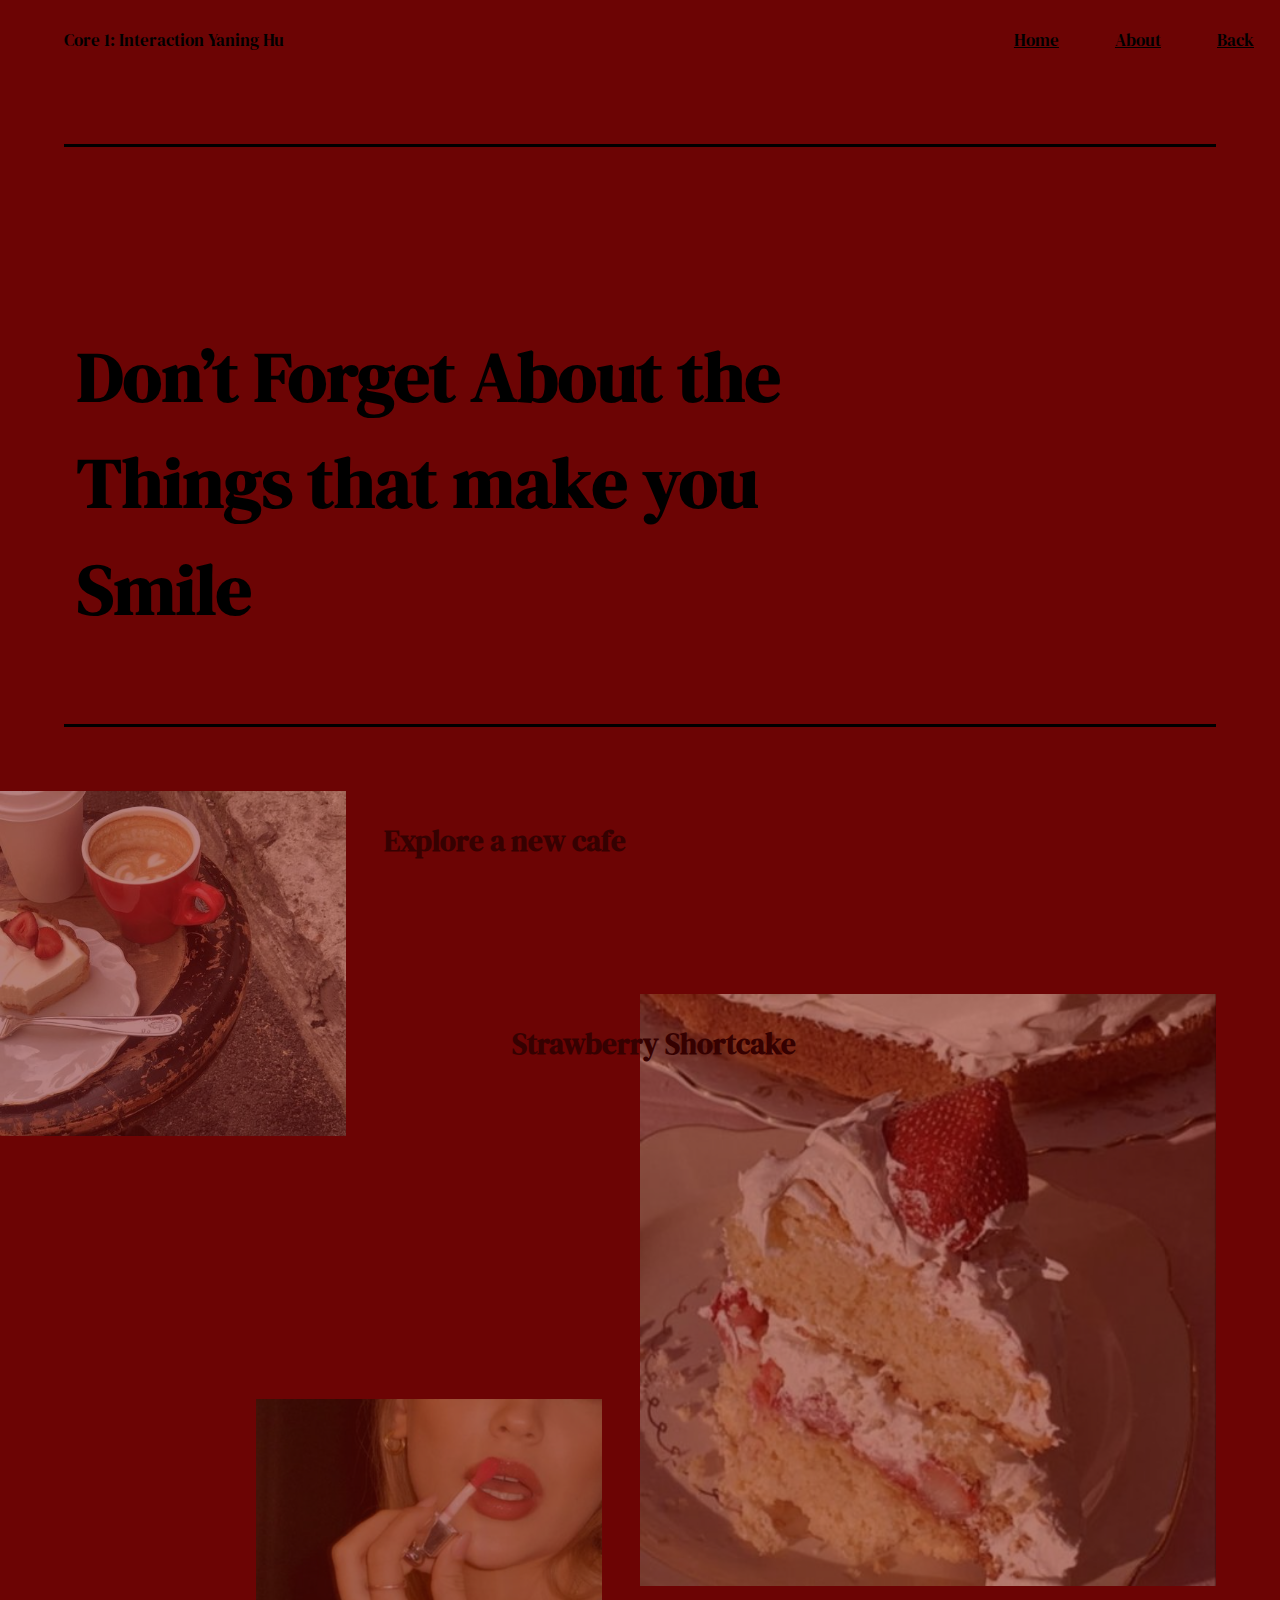
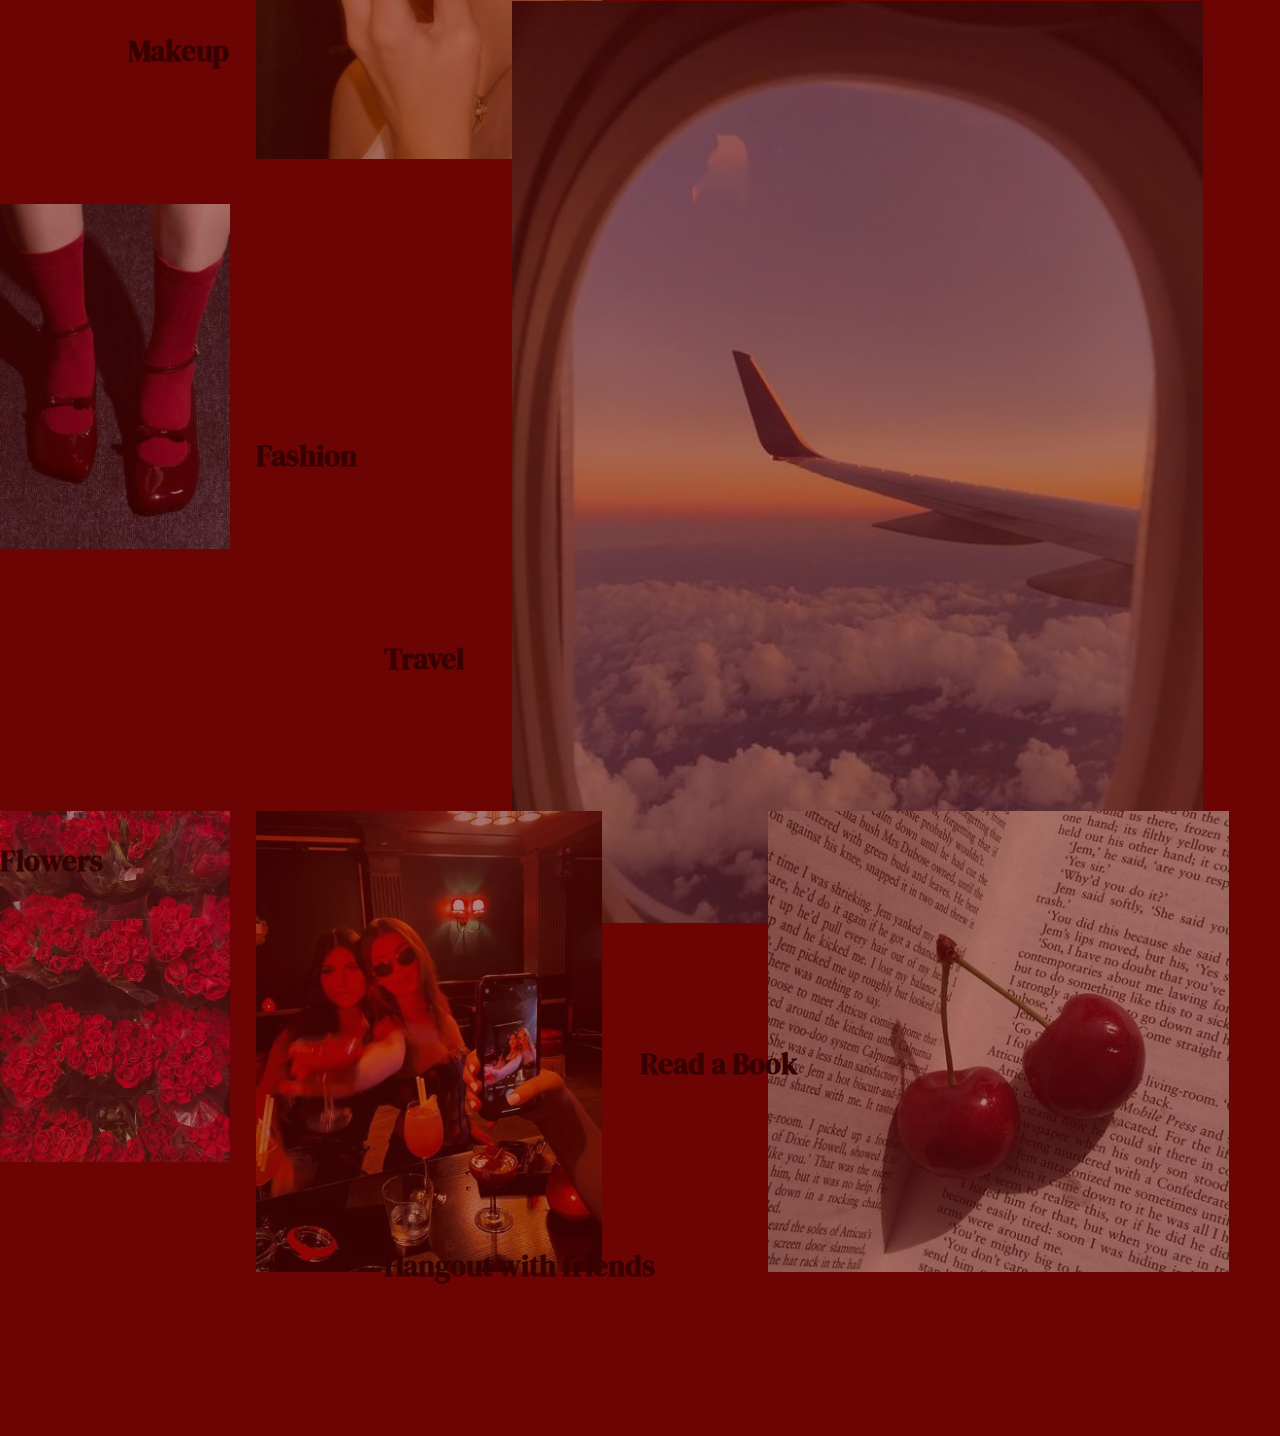
<file: entries/entry8.html>
<!DOCTYPE html>
<html lang="en">
<head>

  <!-- Basic Page Needs
  –––––––––––––––––––––––––––––––––––––––––––––––––– -->
  <meta charset="utf-8">
  <title>C10 ways to get over a guy</title>
  <meta name="description" content="">
  <meta name="author" content="">

  <!-- Mobile Specific Metas
  –––––––––––––––––––––––––––––––––––––––––––––––––– -->
  <meta name="viewport" content="width=device-width, initial-scale=1">

  <!-- CSS
  –––––––––––––––––––––––––––––––––––––––––––––––––– -->
  <link rel="stylesheet" href="../css/normalize.css">
  <link rel="stylesheet" href="../css/styles.css">
  <link rel="stylesheet" href="../css/entry8.css">


  <!-- Favicon
  –––––––––––––––––––––––––––––––––––––––––––––––––– -->
  <link rel="icon" type="image/png" href="../images/favicon.ico">
</head>

<body>
    <nav>
        <div class="logo">Core 1: Interaction Yaning Hu</div>
        <div class="nav-items">
        <a href="Web.html">Home</a>
        <a href="about.html">About</a>
        <a href="second_page.html">Back</a>
      </div>
  </nav>
  <hr class="custom-line">

  <main class="title">
    <h1>Don’t Forget About the Things that make you Smile</h1>
  </main>

  <hr class="custom-line">

  <ul class="maingrid">
    <li>
      <img src="../images/h1.jpg" /></figure>
    </li>
    <li>
      <img src="../images/h2.jpg" /></figure>
    </li>
    <li>
      <img src="../images/h3.jpg" /></figure>
    </li>
    <li>
      <img src="../images/h4.png" /></figure>
    </li>
    <li>
      <img src="../images/h5.jpg" /></figure>
    </li>
    <li>
      <img src="../images/h6.jpg" /></figure>
    </li>
    <li>
      <img src="../images/h7.jpg" /></figure>
    </li>
    <li>  
      <img src="../images/h8.jpg" /></figure>
    </li>
    <li>  
      <h3>Explore a new cafe</h3>
    </li>
    <li>  
      <h3>Strawberry Shortcake</h3>
    </li>
    <li>  
      <h3>Fashion</h3>
    </li>
    <li>  
      <h3>Makeup</h3>
    </li>
    <li>  
      <h3>Travel</h3>
    </li>
    <li>  
      <h3>Flowers</h3>
    </li>
    <li>  
      <h3>Hangout with friends</h3>
    </li>
    <li>  
      <h3>Read a Book</h3>
    </li>
  </ul>


</body>
</html>
</file>
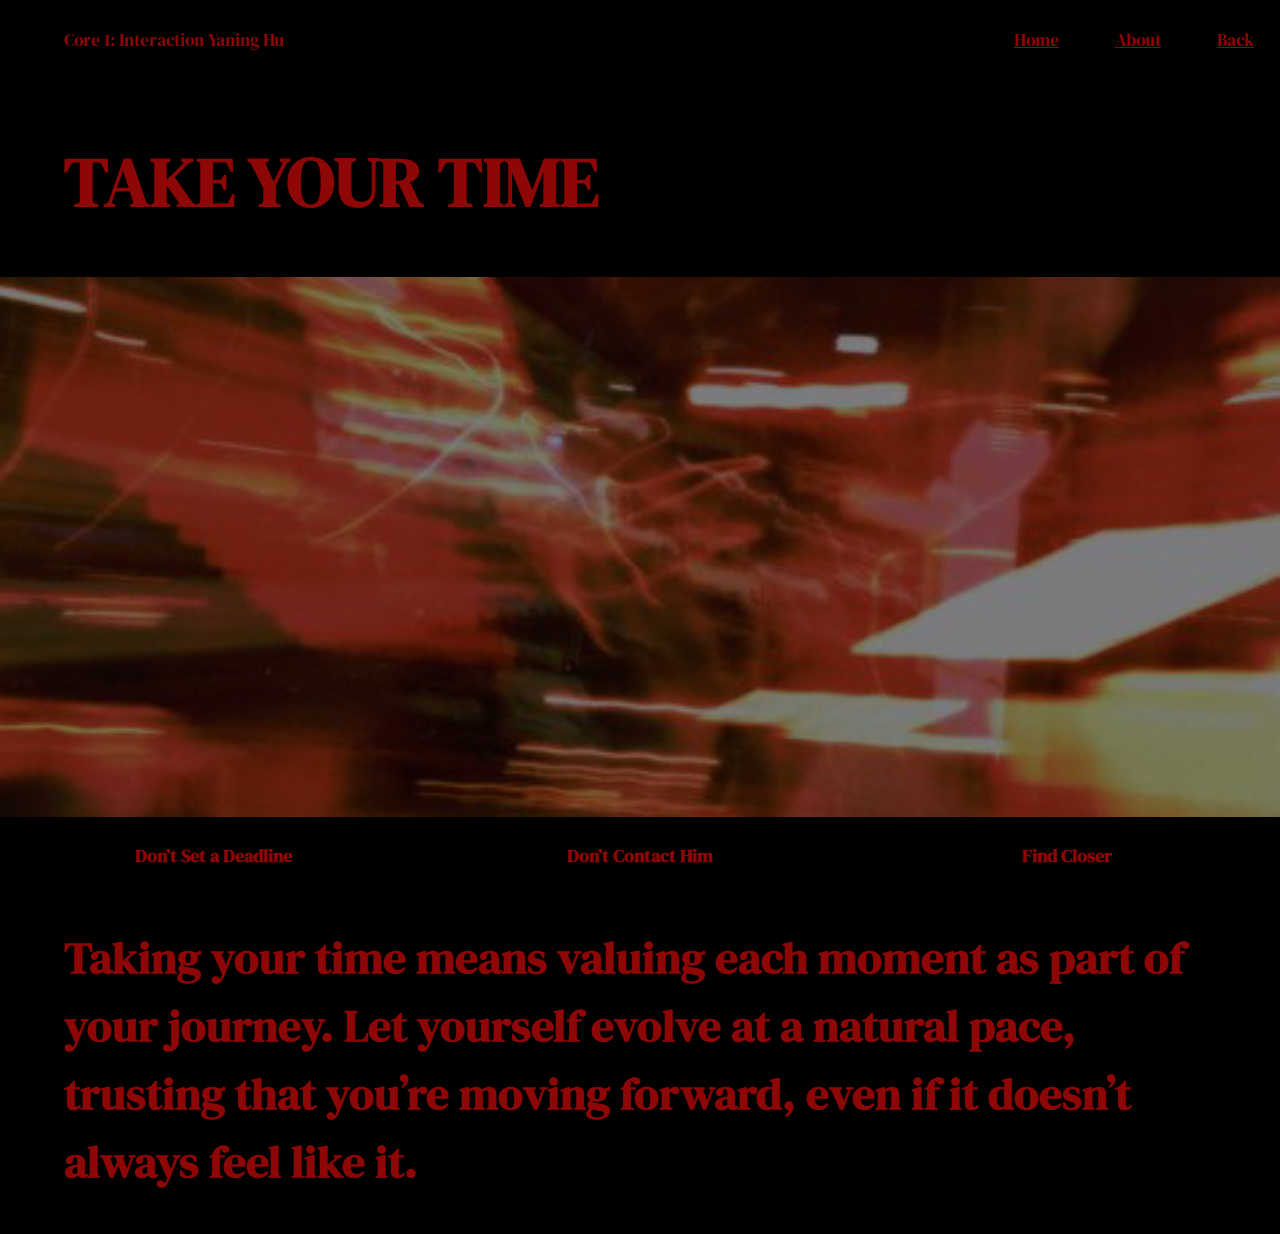
<file: entries/entry9.html>
<!DOCTYPE html>
<html lang="en">
<head>

  <!-- Basic Page Needs
  –––––––––––––––––––––––––––––––––––––––––––––––––– -->
  <meta charset="utf-8">
  <title>10 ways to get over a guy</title>
  <meta name="description" content="">
  <meta name="author" content="">

  <!-- Mobile Specific Metas
  –––––––––––––––––––––––––––––––––––––––––––––––––– -->
  <meta name="viewport" content="width=device-width, initial-scale=1">

  <!-- CSS
  –––––––––––––––––––––––––––––––––––––––––––––––––– -->
  <link rel="stylesheet" href="../css/normalize.css">
  <link rel="stylesheet" href="../css/styles.css">
  <link rel="stylesheet" href="../css/entry9.css">


  <!-- Favicon
  –––––––––––––––––––––––––––––––––––––––––––––––––– -->
  <link rel="icon" type="image/png" href="../images/favicon.ico">
</head>

<body>
    <nav>
        <div class="logo">Core 1: Interaction Yaning Hu</div>
        <div class="nav-items">
        <a href="Web.html">Home</a>
        <a href="about.html">About</a>
        <a href="second_page.html">Back</a>
      </div>
  </nav>
  <main class="main">
    <h1>TAKE YOUR TIME</h1>
  </main>
  <main class="maingrid">
    <img src="../images/time.png" /></figure>
  </main>
  <main class="textone">
    <h4>Don’t Set a Deadline</h4>
    <h4>Don’t Contact Him</h4>
    <h4>Find Closer</h4>
  </main>
  <main class="main">
    <h2>Taking your time means valuing each moment as part of your journey. Let yourself evolve at a natural pace, trusting that you’re moving forward, even if it doesn’t always feel like it.</h2>
    <h2> </h2>

  </main>

</body>
</html>
</file>
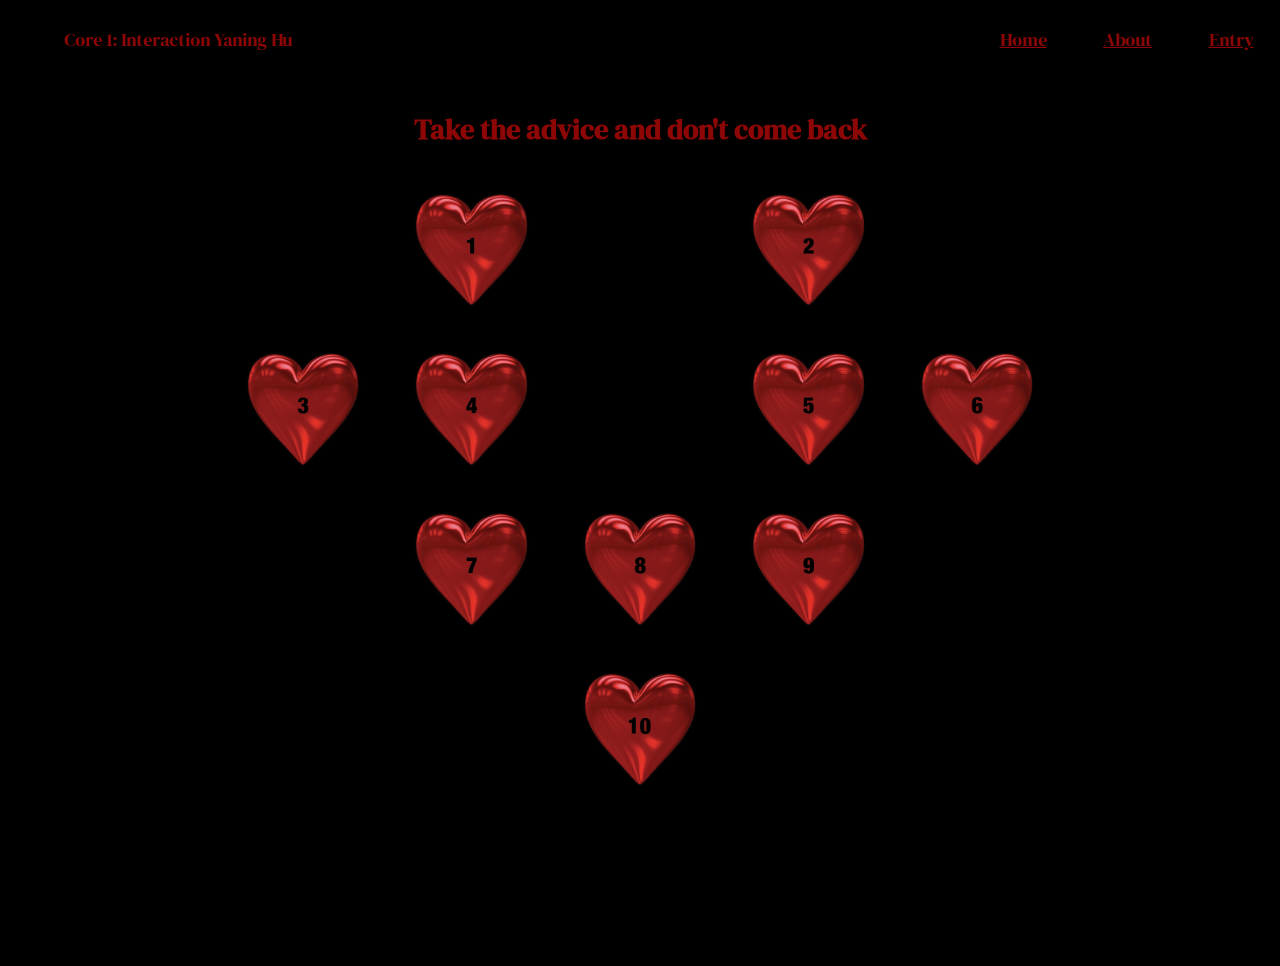
<file: entries/second_page.html>
<!DOCTYPE html>
<html lang="en">
<head>

  <!-- Basic Page Needs
  –––––––––––––––––––––––––––––––––––––––––––––––––– -->
  <meta charset="utf-8">
  <title>10 ways to get over a guy</title>
  <meta name="description" content="">
  <meta name="author" content="">

  <!-- Mobile Specific Metas
  –––––––––––––––––––––––––––––––––––––––––––––––––– -->
  <meta name="viewport" content="width=device-width, initial-scale=1">

  <!-- CSS
  –––––––––––––––––––––––––––––––––––––––––––––––––– -->
  <link rel="stylesheet" href="../css/normalize.css">
  <link rel="stylesheet" href="../css/styles.css">
  <link rel="stylesheet" href="../css/second_page.css">

  <!-- Favicon
  –––––––––––––––––––––––––––––––––––––––––––––––––– -->
  <link rel="icon" type="image/png" href="../images/favicon.ico">
</head>

<body>
    <nav>
      <div class="logo">Core 1: Interaction Yaning Hu</div>
      <div class="nav-items">
      <a href="Web.html">Home</a>
      <a href="about.html">About</a>
      <a href="second_page.html">Entry</a>
    </div>
</nav>
<main>
  <section>
    <h3>Take the advice and don't come back</h3>
</section>
    <section class="heartgrid">
      <div class="item1"><a href="entry1.html"><img src="../images/heart1.png" alt="Photo 1"> </a>
      </div>
      <div class="item2"><a href="entry2.html"><img src="../images/heart2.png" alt="Photo 2"> </a>
      </div>
      <div class="item3"><a href="entry3.html"><img src="../images/heart3.png" alt="Photo 3"> </a>
      </div>
      <div class="item4"><a href="entry4.html"><img src="../images/heart4.png" alt="Photo 4"> </a>
      </div>
      <div class="item5"><a href="entry5.html"><img src="../images/heart5.png" alt="Photo 5"> </a>
      </div>
      <div class="item6"><a href="entry6.html"><img src="../images/heart6.png" alt="Photo 6"> </a>
      </div>
      <div class="item7"><a href="entry7.html"><img src="../images/heart7.png" alt="Photo 7"> </a>
      </div>
      <div class="item8"><a href="entry8.html"><img src="../images/heart8.png" alt="Photo 8"> </a>
      </div>
      <div class="item9"><a href="entry9.html"><img src="../images/heart9.png" alt="Photo 9"> </a>
      </div>
      <div class="item10"><a href="entry10.html"><img src="../images/heart10.png" alt="Photo 10"> </a>
      </div>
    </section>


</main>
</body>
</html>
</file>
<file: css/styles.css>
/*
* Harmonic Collection V1
* Copyright 2024
*
*
* Free to use under the MIT license.
*/

/* Table of contents
––––––––––––––––––––––––––––––––––––––––––––––––––
- Font import
- Variables
- Themes
- Base Styles
- Typography
- Links
- Lists
- Grid system
- Flexbox
- Utilities
- Misc
- Clearing
- Media Queries
*/



/* Placeholder for Google Fonts import */
@import url('https://fonts.googleapis.com/css2?family=DM+Serif+Display:ital@0;1&display=swap'); 

:root {

    /* VARIABLES */

    /* Typography */
  --headingFont: 'DM Serif Display', serif;
  --bodyFont: 'Inter', sans-serif;

  --baseFontSize: clamp(0.9rem, 0.9rem + 0.5vw, 1.25rem);

  --type-scale: 1.333;

  --xlText: calc(var(--lgText) * var(--type-scale));
  --lgText: calc(var(--mdText) * var(--type-scale));
  --mdText: calc(var(--baseText) * var(--type-scale));
  --xsText: calc(var(--smText) / var(--type-scale));
  --smText: calc(var(--baseText) / var(--type-scale));
  --baseText: var(--baseFontSize);

  /* Neutrals & Gray tint ramp */
  --gray-100: hsl(105, 2%, 90%);
  --gray-200: hsl(105, 2%, 80%);
  --gray-300: hsl(105, 2%, 70%);
  --gray-400: hsl(105, 2%, 60%);
  --gray-500: hsl(105, 2%, 55%);
  --gray-600: hsl(105, 2%, 40%);
  --gray-700: hsl(105, 2%, 30%);
  --gray-800: hsl(105, 2%, 20%);
  --gray-900: hsl(105, 2%, 10%);
  
  --black: hsl(0, 0%, 5%);
  --white: hsl(0, 0%, 100%);

  /* Core colors */
  --primary: hsl(76, 60%, 24%);
  --primary-light: hsl(76, 68%, 75%);
  --primary-dark: hsl(76, 63%, 16%);
  --secondary: hsl(105, 4%, 22%);
  --tertiary: hsl(202, 100%, 33%);

  /* Accent colors */
  --accent-1: hsl(23, 92%, 48%);
  --accent-2: hsl(37, 90%, 51%);

  /* Spacing */
  --space-xs: 0.25rem;
  --space-sm: 0.5rem;
  --space-md: 1rem;
  --space-lg: 1.5rem;
  --space-xl: 2rem;
  --space-xxl: 3rem;

  --space-0: 0;
  --space-1: var(--space-xs);
  --space-2: var(--space-sm);
  --space-3: var(--space-md);
  --space-4: var(--space-lg);
  --space-5: var(--space-xl);
  --space-6: var(--space-xxl);

  /* Layout */
  --max-width: 1440px;

}

/* Theme-specific styles */

/* Light theme (default) */
:root {
  --bg: var(--gray-100);
  --textColor: var(--black);
}

/* Dark theme */
:root[data-theme="dark"] {
  --bg: var(--gray-900);
  --textColor: var(--white);
}

body {
  background-color: var(--bg);
  color: var(--textColor);
}

/* Theme switcher styles */
.theme-switcher {
  background: none;
  border: none;
  cursor: pointer;
  font-size: 24px;
}

/* Base Styles
–––––––––––––––––––––––––––––––––––––––––––––––––– */
html {
  font-size: var(--baseFontSize);
  scroll-behavior: smooth;
  font-family: var(--bodyFont);
}

body {
  line-height: 1.5;
  font-weight: 400;
  font-family: var(--bodyFont);
  color: var(--textColor); 
  background-color: var(--bg);;
}

main {
  width: 80vw;
  margin: 0 auto;
}

header {
  width: 80vw;
  margin: 0 auto;
  border-bottom: 5px solid var(--gray-700);
}

header nav {
  display: flex;
  justify-content: flex-start;
  align-items: center;
}

header nav a {
  color: var(--accent-1);
  text-decoration: none;
  padding:1rem 2rem 1rem 0;
}

header nav a + a {
  margin-left: 10px;
}

footer {
  color: var(--gray-100);
  background: var(--gray-900);
  padding: var(--space-3);
  text-align: center;
}
footer nav {
  margin:0 auto;
  display: flex;
  align-items: center;
  justify-content: center;
  width: 600px;
}

footer nav a {
  text-decoration: none;
  padding: var(--space-3);
}

footer a {
  color: var(--gray-100);
}

footer p {
  margin-bottom: 0;
  max-width: none;
}

section {
  margin-bottom: var(--space-4);
}

figure {
  padding:0;
  margin:0;
}

figcaption {
  font-size:var(--smText);
  color: var(--textColor);
}

img {
  width: 90%;
  height: auto;
}

.primary {
  background: var(--primary);
}
.primary-light {
  background: var(--primary-light);
}
.primary-dark {
  background: var(--primary-dark);
}

/* Typography */

h1, h2, h3, h4, h5, h6 {
  font-family: var(--headingFont);
  margin-bottom: var(--space-3);
}

h1 { font-size: var(--xlText); }
h2 { font-size: var(--lgText); }
h3 { font-size: var(--mdText); }
h4 { font-size: var(--baseText); }
h5 { font-size: var(--smText); }

p {
  margin-top: 0; 
  margin-bottom:var(--space-3);
}

.caption, figcaption {
  font-size: var(--smText);
  color: var(--gray-500);
}

/* Links
–––––––––––––––––––––––––––––––––––––––––––––––––– */
a {
  color: var(--accent-1); }
a:hover {
  color: var(--accent-2); }


/* Lists
–––––––––––––––––––––––––––––––––––––––––––––––––– */
ul {
  list-style: none; }
ol {
  list-style: none; }
ol, ul {
  padding-left: 0;
  margin-top: 0; }
ul ul, ul ol, ol ol, ol ul {
	font-size: var(--baseText);
	margin: 1rem 0 1rem 3rem;
	color: var(--textColor);
}
li {
  margin-bottom: 0.5rem; }

/* Grid
–––––––––––––––––––––––––––––––––––––––––––––––––– */
   .grid-container {
    position: relative;
    max-width: var(--max-width);
    margin: 0 auto;
    display: grid;
    grid-gap: 20px;
    gap: 20px;
    
    /* by default use min 200px wide columns auto-fit into width */
    grid-template-columns: minmax(200px, 1fr);
  }
  
  /* grids to 3 columns above mobile sizes */
  @media (min-width: 600px) {
    .grid-container {
      grid-template-columns: repeat(3, 1fr);
      padding: 10px 0;
    }
    
    /* basic grids */
    .grid-container.col-6 {
      grid-template-columns: repeat(6, 1fr);
    }
    .grid-container.col-5 {
      grid-template-columns: repeat(5, 1fr);
    }
    .grid-container.col-4 {
      grid-template-columns: repeat(4, 1fr);
    }
    .grid-container.col-3 {
      grid-template-columns: repeat(3, 1fr);
    }
    .grid-container.col-2 {
      grid-template-columns: 1fr 1fr;
    }
    .grid-container.full {
      grid-template-columns: 1fr;
    }
  }
  
  

/* Flexbox */
.flex {
  display: flex;
}

.flex-column {
  flex-direction: column;
}

.justify-center {
  justify-content: center;
}

.align-center {
  align-items: center;
}

.space-between {
  justify-content: space-between;
}

.flex-wrap {
  flex-wrap: wrap;
}

/* Example flexbox usage */
.card-container {
  display: flex;
  flex-wrap: wrap;
  gap: var(--space-3);
}

.card {
  padding: var(--space-2);
  background-color: var(--gray-200);
  border-radius: var(--space-2);
}

/* Utilities
–––––––––––––––––––––––––––––––––––––––––––––––––– */


.u-full-width {
  width: 100%;
  box-sizing: border-box; }
.u-max-full-width {
  max-width: 100%;
  box-sizing: border-box; }
.u-pull-right {
  float: right; }
.u-pull-left {
  float: left; }
.text-left {
	text-align: left; }
  .text-center {
    text-align: center; }
.text-right {
	text-align: right; }

.color-swatch {
    width: 100px;
    height: 100px;
    display: inline-block;
    margin-right: 10px;
    margin-bottom: 10px;
    border: 1px solid var(--gray-300);
}
.spacing-example {
    background-color: var(--gray-200);
    display: inline-block;
}


/* Misc
–––––––––––––––––––––––––––––––––––––––––––––––––– */
hr {
  margin-top: 1rem;
  margin-bottom: 1rem;
  border-width: 0;
  border-top: 1px solid var(--gray-300); }


  /* Clearing
–––––––––––––––––––––––––––––––––––––––––––––––––– */

/* Self Clearing Goodness */
.container:after,
.row:after,
.u-cf {
  content: "";
  display: table;
  clear: both; }


/* Media Queries
–––––––––––––––––––––––––––––––––––––––––––––––––– */
/*
Note: The best way to structure the use of media queries is to create the queries
near the relevant code. For example, if you wanted to change the styles for buttons
on small devices, paste the mobile query code up in the buttons section and style it
there.
*/


/* Larger than mobile (default point when grid becomes active) */
@media (max-width: 600px) {
  h3 { font-size: var(--smText); }

}

/* Larger than phablet */
@media (min-width: 900px) {}

/* Larger than tablet */
@media (min-width: 1200px) {}
</file>
<file: css/about.css>
body {
    background-color: #000000; 
    color: #8d0707;
  }
  
  @import url('https://fonts.googleapis.com/css2?family=DM+Serif+Display:ital@0;1&display=swap'); 
  @import url('https://fonts.googleapis.com/css2?family=Bodoni+Moda:ital,opsz,wght@0,6..96,400..900;1,6..96,400..900&family=Pinyon+Script&display=swap');
  
  :root {
  
      /* VARIABLES */
  
      /* Typography */
    --headingFont: 'DM Serif Display', sans-serif;
    --bodyFont: 'DM Serif Display', sans-serif;
  
    --baseFontSize: clamp(0.875rem, 0.7885rem + 0.3846vw, 1.25rem);
  
    --type-scale: 1.75;
  }
  html {
      font-size: var(--baseFontSize);
      scroll-behavior: smooth;
      font-family: var(--bodyFont);
    }
  
    h1, h2, h3, h4, h5, h6 {
      font-family: var(--headingFont);
      margin-bottom: var(--space-3);
    }  
  main {
    margin: 150px auto;
    width: 70vw;
    text-align: center;
    height: 20vh ;
    }

        /* basic grids */
    .photogrid {
        display: grid;
        grid-template-columns: repeat(10, 1fr);
        grid-template-rows: 1fr;
        text-align: center;
        width: 100vw;

        overflow: hidden;
    }
   
  nav {
    margin-left: 5vw;
    height: 80px;
    background: #000000;
    display: flex;
    justify-content: space-between;
    align-items: center;
    padding: 0rem calc((100vw - 1300px)/2);
  }
  nav a {
      color: #8d0707;
      padding: 0 1.5rem;
  }
  
  figure img {
    width: 100px;
    height: auto;
    margin-top: 3rem;
  }
</file>
<file: css/entry1.css>
body {
    background-color: #000000; 
    color: #8d0707;
  }
  
  @import url('https://fonts.googleapis.com/css2?family=DM+Serif+Display:ital@0;1&display=swap'); 
  @import url('https://fonts.googleapis.com/css2?family=Bodoni+Moda:ital,opsz,wght@0,6..96,400..900;1,6..96,400..900&family=Pinyon+Script&display=swap');
  
  :root {
  
      /* VARIABLES */
  
      /* Typography */
    --headingFont: 'DM Serif Display', sans-serif;
    --bodyFont: 'DM Serif Display', sans-serif;
  
    --baseFontSize: clamp(0.75rem, 0.78rem + 0.38vw, 1.25rem);
  
    --type-scale: 1.57;
  }
  html {
      font-size: var(--baseFontSize);
      scroll-behavior: smooth;
      font-family: var(--bodyFont);
    }
  
    h1, h2, h3, h4, h5, h6 {
      font-family: var(--headingFont);
      margin-bottom: var(--space-3);
    }  

        /* basic grids */

    .maingrid {
        display: grid;
        grid-template-columns: 1fr;
        grid-template-rows: auto auto;
        grid-row-gap: 1vw;
        height: 40vw auto;
        
        background-image: url("../images/photo2.png");
        background-size: cover; /* Adjust image size */
        background-position: center; /* Center the image */
        background-repeat: no-repeat;

        padding-left: 5vw;
    }
    .custom-line {
        border: none; /* Remove default border */
        height: 1px; /* Set line thickness */
        background-color: #ffffff; /* Set color */
        margin: 2rem auto; /* Center it and add margin */
        width: 90vw; /* Line width */
      }

.second {
    display: grid;
    grid-template-columns: repeat(3, 1fr);
    grid-template-rows: repeat(2, 1fr);
    grid-column-gap: 2.5vw;
    grid-row-gap: 0px;
    width: 90vw;
}     

.third {
    margin: 5vw;
    display: grid;
    grid-template-columns: 0.7fr 1.6fr;
    grid-template-rows: repeat(2, 1fr);
    grid-column-gap: 2.5vw;
    grid-row-gap: 0px;
    width: 90vw;
    justify-content: center; /* Centers content vertically */
}

  nav {
    margin-left: 5vw;
    height: 80px;
    background: #000000;
    display: flex;
    justify-content: space-between;
    align-items: center;
    padding: 0rem calc((100vw - 1300px)/2);
  }
  nav a {
      color: #8d0707;
      padding: 0 1.5rem;
  }
  
  figure img {
    width: 100px;
    height: auto;
    margin-top: 3rem;
  }
</file>
<file: css/entry10.css>
body {
    background-color: #000000; 
    color: #8d0707;
  }
  
  @import url('https://fonts.googleapis.com/css2?family=DM+Serif+Display:ital@0;1&display=swap'); 
  @import url('https://fonts.googleapis.com/css2?family=Bodoni+Moda:ital,opsz,wght@0,6..96,400..900;1,6..96,400..900&family=Pinyon+Script&display=swap');
  
  :root {
  
      /* VARIABLES */
  
      /* Typography */
    --headingFont: 'DM Serif Display', sans-serif;
    --bodyFont: 'DM Serif Display', sans-serif;
  
    --baseFontSize: clamp(0.75rem, 0.78rem + 0.38vw, 1.25rem);
  
    --type-scale: 1.57;
  }
  html {
      font-size: var(--baseFontSize);
      scroll-behavior: smooth;
      font-family: var(--bodyFont);
    }
  
    h1, h2, h3, h4, h5, h6 {
      font-family: var(--headingFont);
      margin-bottom: var(--space-3);
    }  

        /* basic grids */
    main {
        width: 90vw;
        margin: 0 auto;
        }
    .special-font {
      font-family: 'Alex Brush', cursive;
      font-size: 6rem; /* Adjust size to suit your design */
      color: #8d0707; /* Optional: Keep or change the color */
    }

.title {
    display: flex;
    flex-direction: column;
    justify-content: center; /* Centers content vertically */
    align-items: center;     /* Centers content horizontally */
    text-align: center;
    padding-bottom: 10%
}

.maingrid {
    display: grid;
    grid-template-columns: repeat(2, 1fr) 0.5fr 1fr 0.5fr;
    grid-template-rows: 0.5fr repeat(2, 1fr);
    grid-column-gap: 0px;
    grid-row-gap: 0px;
}

.maingrid li:nth-child(1) {
  grid-row: 1 / span 2;
  grid-column: 2 / span 3;
  z-index: 2;
}

.maingrid li:nth-child(2) {
  grid-row: 2 / span 3;
  grid-column: 3 / span 4;
  z-index: 1;
  opacity: 50%;
}

.maingrid li:nth-child(3) {
  grid-row: 3 / span 3;
  grid-column: 1 / span 3;
  z-index: 2;
}


  nav {
    margin-left: 5vw;
    height: 80px;
    background: #000000;
    display: flex;
    justify-content: space-between;
    align-items: center;
    padding: 0rem calc((100vw - 1300px)/2);
  }
  nav a {
      color: #8d0707;
      padding: 0 1.5rem;
  }
  
  figure img {
    width: 100px;
    height: auto;
    margin-top: 3rem;
  }
</file>
<file: css/entry4.css>
body {
    background-color: #000000; 
    color: #8d0707;
  }
  
  @import url('https://fonts.googleapis.com/css2?family=DM+Serif+Display:ital@0;1&display=swap'); 
  @import url('https://fonts.googleapis.com/css2?family=Alex+Brush&display=swap');
  
  :root {
  
      /* VARIABLES */
  
      /* Typography */
    --headingFont: 'DM Serif Display', sans-serif;
    --bodyFont: 'DM Serif Display', sans-serif;
  
    --baseFontSize: clamp(0.75rem, 0.78rem + 0.38vw, 1.25rem);
  
    --type-scale: 1.57;
  }
  html {
      font-size: var(--baseFontSize);
      scroll-behavior: smooth;
      font-family: var(--bodyFont);
    }
  
    h1, h2, h3, h4, h5, h6 {
      font-family: var(--headingFont);
      margin-bottom: var(--space-3);
    }  
    .special-font {
      font-family: 'Alex Brush', cursive;
      font-size: 6rem; /* Adjust size to suit your design */
      color: #8d0707; /* Optional: Keep or change the color */
    }
        /* basic grids */

.maingrid {
  display: grid;
  grid-template-rows: 1fr 1.5fr 1fr 0.5fr 0.25fr 0.5fr 1.5fr repeat(3, 1fr) 3fr 2fr;
  grid-template-columns: 0.5fr 2fr 1.5fr 1fr 0.5fr 0.25fr 3fr 1fr 1.5fr;
  width: 100%;
}

.maingrid li:nth-child(1) {
  grid-row: 2 / span 3;
  grid-column: 2 / span 5;
  z-index: 1;
}

.maingrid li:nth-child(2) {
  grid-row: 3 / span 3;
  grid-column: 4 / span 9;
  z-index: 2;
}

.maingrid li:nth-child(3) {
  grid-row: 6 / span 10;
  grid-column: 5 / span 9;
  z-index: 1;
}

.maingrid li:nth-child(4) {
  grid-row: 6 / span 6;
  grid-column: 3 / span 6;
  z-index: 2;
}

.maingrid li:nth-child(5) {
  grid-row: 10 / span 2;
  grid-column: 6 / span 3;
  z-index: 1;
}

.maingrid li:nth-child(6) {
  grid-row: 9 / span 11;
  grid-column: 2 / span 3;
  z-index: 2;
}

  nav {
    margin-left: 5vw;
    height: 80px;
    background: #000000;
    display: flex;
    justify-content: space-between;
    align-items: center;
    padding: 0rem calc((100vw - 1300px)/2);
  }
  nav a {
      color: #8d0707;
      padding: 0 1.5rem;
  }
</file>
<file: css/entry5.css>
body {
    background-color: #000000; 
    color: #8d0707;
  }
  
  @import url('https://fonts.googleapis.com/css2?family=DM+Serif+Display:ital@0;1&display=swap'); 
  @import url('https://fonts.googleapis.com/css2?family=Bodoni+Moda:ital,opsz,wght@0,6..96,400..900;1,6..96,400..900&family=Pinyon+Script&display=swap');
  
  :root {
  
      /* VARIABLES */
  
      /* Typography */
    --headingFont: 'DM Serif Display', sans-serif;
    --bodyFont: 'DM Serif Display', sans-serif;
  
    --baseFontSize: clamp(0.75rem, 0.78rem + 0.38vw, 1.25rem);
  
    --type-scale: 1.7;
  }
  html {
      font-size: var(--baseFontSize);
      scroll-behavior: smooth;
      font-family: var(--bodyFont);
    }
  
    h1, h2, h3, h4, h5, h6 {
      font-family: var(--headingFont);
      margin-bottom: var(--space-3);
    }  

    h1 {
      margin-top: 0;
    }

        /* basic grids */
main {
  width: 90vw;
  margin: 0 auto;
  }

.maingrid {
  display: grid;
  grid-template-columns: 1fr 0.8fr 1fr;
  grid-template-rows: 0.1fr 1.3fr 0.3fr;
  width: 100%;
  background-image: url("../images/red.png");
  background-size: cover; /* Adjust image size */
  background-position: center; /* Center the image */
  background-repeat: no-repeat;
  text-align: center;
  color: #000000;

}

.secondgrid {
  display: flex;
  flex-direction: column;
  justify-content: center; /* Centers content vertically */
  align-items: center;     /* Centers content horizontally */
  text-align: left;
  padding-top: 5vw;
  padding-bottom: 5vw;
}

.photoone {
  display: grid;
  grid-template-columns: 1.3fr 1fr;
  grid-template-rows: 1fr;
  grid-column-gap: 0px;
  grid-row-gap: 0px;
  padding-bottom: 5vw;
  opacity: 50%;
}

.phototwo {
  display: grid;
  grid-template-columns: 1fr 1.3fr;
  grid-template-rows: 1fr;
  grid-column-gap: 0px;
  grid-row-gap: 0px;
  padding-bottom: 5vw;
  opacity: 50%;
}



  nav {
    margin-left: 5vw;
    height: 80px;
    background: #000000;
    display: flex;
    justify-content: space-between;
    align-items: center;
    padding: 0rem calc((100vw - 1300px)/2);
  }
  nav a {
      color: #8d0707;
      padding: 0 1.5rem;
  }
</file>
<file: css/entry6.css>
body {
    background-color: #000000; 
    color: #8d0707;
  }
  
  @import url('https://fonts.googleapis.com/css2?family=DM+Serif+Display:ital@0;1&display=swap'); 
  @import url('https://fonts.googleapis.com/css2?family=Bodoni+Moda:ital,opsz,wght@0,6..96,400..900;1,6..96,400..900&family=Pinyon+Script&display=swap');
  
  :root {
  
      /* VARIABLES */
  
      /* Typography */
    --headingFont: 'DM Serif Display', sans-serif;
    --bodyFont: 'DM Serif Display', sans-serif;
  
    --baseFontSize: clamp(0.75rem, 0.78rem + 0.38vw, 1.25rem);
  
    --type-scale: 1.57;
  }
  html {
      font-size: var(--baseFontSize);
      scroll-behavior: smooth;
      font-family: var(--bodyFont);
    }
  
    h1, h2, h3, h4, h5, h6 {
      font-family: var(--headingFont);
      margin-bottom: 0;
    }  

        /* basic grids */


.maingrid {
    display: grid;
    grid-template-columns: 1fr 2fr;
    grid-template-rows: 1fr 2fr;
    grid-column-gap: 0px;
    grid-row-gap: 0px;
    width: 100%;
}

.maingrid li:nth-child(1) {
  grid-row: 1 / span 1;
  grid-column: 1 / span 1;
  width: 100%;
  z-index: 1;
}

.maingrid li:nth-child(2) {
  grid-row: 2 / span 2;
  grid-column: 1 / span 1;
  width: 100%;
  z-index: 1;
}

.maingrid li:nth-child(3) {
  grid-row: 1 / span 2;
  grid-column: 2 / span 2;
  width: 100%;
  z-index: 1;
}

.movie {
  display: grid;
  grid-template-columns: 1.3fr 1fr;
  grid-template-rows: 1fr;
  grid-column-gap: 0px;
  grid-row-gap: 0px;
}

  nav {
    margin-left: 5vw;
    height: 80px;
    background: #000000;
    display: flex;
    justify-content: space-between;
    align-items: center;
    padding: 0rem calc((100vw - 1300px)/2);
  }
  nav a {
      color: #8d0707;
      padding: 0 1.5rem;
  }
  
  figure img {
    width: 100px;
    height: auto;
    margin-top: 3rem;
  }

  img {
    display: block;
    width: 100%;
    height: auto;
    margin: 0;
    padding: 0;
}

.maingrid, .movie {
    grid-column-gap: 0px;
    grid-row-gap: 0px;
    align-items: start;
    justify-items: start;
}

body, main {
    margin: 0;
    padding: 0;
}

.movie h1, 
.movie h2, 
.maingrid li h1, 
.maingrid li h4 {
    padding: 0 20px; /* Adds 20px padding to the left and right */
    box-sizing: border-box; /* Ensures padding doesn’t alter the element width */
}

h3 {
  padding: 0 3vw;
  box-sizing: border-box; /* Ensures padding doesn’t alter the element width */
}

.custom-line {
  border: none; /* Remove default border */
  height: 3px; /* Set line thickness */
  background-color: #8d0707; /* Set color */
  margin: 2rem auto; /* Center it and add margin */
  width: 90vw; /* Line width */
}
</file>
<file: css/entry7.css>
body {
    background-color: #000000; 
    color: #8d0707;
  }
  
  @import url('https://fonts.googleapis.com/css2?family=DM+Serif+Display:ital@0;1&display=swap'); 
  @import url('https://fonts.googleapis.com/css2?family=Bodoni+Moda:ital,opsz,wght@0,6..96,400..900;1,6..96,400..900&family=Pinyon+Script&display=swap');
  
  :root {
  
      /* VARIABLES */
  
      /* Typography */
    --headingFont: 'DM Serif Display', sans-serif;
    --bodyFont: 'DM Serif Display', sans-serif;
  
    --baseFontSize: clamp(0.75rem, 0.78rem + 0.38vw, 1.25rem);
  
    --type-scale: 2;
  }
  html {
      font-size: var(--baseFontSize);
      scroll-behavior: smooth;
      font-family: var(--bodyFont);
    }
  
    h1, h2, h3, h4, h5, h6 {
      font-family: var(--headingFont);
      margin-bottom: 0;
    }  

        /* basic grids */

.title {
  display: grid;
  grid-template-columns: 1fr 1fr 1fr;
  grid-column-gap: 0px;
  grid-row-gap: 0px;
  width: 100%;
  text-align: center;
}

.maingrid {
  display: grid;
  grid-template-columns: 1.3fr 1fr;
  grid-column-gap: 0px;
  grid-row-gap: 0px;
  width: 100%;
}

.maingrid img {
  width: 100%;
  height: 90%;
  padding-top: 2vw;
  object-fit: cover; /* Makes the image cover the entire grid cell */
  display: block; /* Removes any extra space around images */
}

.text {
  display: grid;
  grid-template-columns: 1.3fr 1fr;
  padding-left: 1%;
  padding-bottom: 5%;
}


  nav {
    margin-left: 5vw;
    height: 80px;
    background: #000000;
    display: flex;
    justify-content: space-between;
    align-items: center;
    padding: 0rem calc((100vw - 1300px)/2);
  }
  nav a {
      color: #8d0707;
      padding: 0 1.5rem;
  }
</file>
<file: css/entry8.css>
body {
    background-color: #6c0404; 
    color: #000000;
  }
  
  @import url('https://fonts.googleapis.com/css2?family=DM+Serif+Display:ital@0;1&display=swap'); 
  @import url('https://fonts.googleapis.com/css2?family=Bodoni+Moda:ital,opsz,wght@0,6..96,400..900;1,6..96,400..900&family=Pinyon+Script&display=swap');
  
  :root {
  
      /* VARIABLES */
  
      /* Typography */
    --headingFont: 'DM Serif Display', sans-serif;
    --bodyFont: 'DM Serif Display', sans-serif;
  
    --baseFontSize: clamp(0.75rem, 0.78rem + 0.38vw, 1.25rem);
  
    --type-scale: 1.57;
  }
  html {
      font-size: var(--baseFontSize);
      scroll-behavior: smooth;
      font-family: var(--bodyFont);
    }
  
    h1, h2, h3, h4, h5, h6 {
      font-family: var(--headingFont);
      margin-bottom: var(--space-3);
    }  

        /* basic grids */
    main {
        width: 90vw;
        margin: 0 auto;
        }

.title {
  display: grid;
  grid-template-columns: 1.3fr 1fr;
  grid-column-gap: 0px;
  grid-row-gap: 0px;
  width: 100%;
  padding-top: 5%;
  padding-left: 6%;
}

.custom-line {
  border: none; /* Remove default border */
  height: 3px; /* Set line thickness */
  background-color: #000000; /* Set color */
  margin: 5vw auto; /* Center it and add margin */
  width: 90vw; /* Line width */
}

.maingrid {
  display: grid;
  grid-template-columns: repeat(10, 1fr);
  grid-template-rows: repeat(11, 1fr);
  grid-column-gap: 0px;
  grid-row-gap: 0px;
  opacity: 50%;
}

.maingrid img {
  height: auto; /* Maintain aspect ratio */
  transition: transform 0.3s ease-in-out; /* Smooth transition for scaling */
}

.maingrid img:hover {
  transform: scale(1.03); /* Scale the image to 120% */
}

.maingrid li:nth-child(1) {
  grid-row: 1 / span 2;
  grid-column: 1 / span 3;
}

.maingrid li:nth-child(2) {
  grid-row: 2 / span 3;
  grid-column: 6 / span 7;
}

.maingrid li:nth-child(3) {
  grid-row: 6 / span 8;
  grid-column: 1 / span 2;
}

.maingrid li:nth-child(4) {
  grid-row: 4 / span 6;
  grid-column: 3 / span 3;
}

.maingrid li:nth-child(5) {
  grid-row: 5 / span 7;
  grid-column: 5 / span 6;
}

.maingrid li:nth-child(6) {
  grid-row: 9 / span 9;
  grid-column: 1 / span 2;
}

.maingrid li:nth-child(7) {
  grid-row: 9 / span 9;
  grid-column: 3 / span 3;
}

.maingrid li:nth-child(8) {
  grid-row: 9 / span 9;
  grid-column: 7 / span 7;
}

.maingrid li:nth-child(9) {
  grid-row: 1 / span 1;
  grid-column: 4 / span 4;
}

.maingrid li:nth-child(10) {
  grid-row: 2 / span 2;
  grid-column: 5 / span 5;
}

.maingrid li:nth-child(11) {
  grid-row: 7 / span 7;
  grid-column: 3 / span 3;
}

.maingrid li:nth-child(12) {
  grid-row: 5 / span 5;
  grid-column: 2 / span 2;
}

.maingrid li:nth-child(13) {
  grid-row: 8 / span 8;
  grid-column: 4 / span 4;
}

.maingrid li:nth-child(14) {
  grid-row: 9 / span 9;
  grid-column: 1 / span 1;
}

.maingrid li:nth-child(15) {
  grid-row: 11 / span 11;
  grid-column: 4 / span 4;
}

.maingrid li:nth-child(16) {
  grid-row: 10 / span 10;
  grid-column: 6 / span 7;
}

  nav {
    margin-left: 5vw;
    height: 80px;
    background: #6c0404;
    display: flex;
    justify-content: space-between;
    align-items: center;
    padding: 0rem calc((100vw - 1300px)/2);
  }
  nav a {
      color: #000000;
      padding: 0 1.5rem;
  }
  
  figure img {
    width: 100px;
    height: auto;
    margin-top: 3rem;
  }
</file>
<file: css/entry9.css>
body {
    background-color: #000000; 
    color: #8d0707;
  }
  
  @import url('https://fonts.googleapis.com/css2?family=DM+Serif+Display:ital@0;1&display=swap'); 
  @import url('https://fonts.googleapis.com/css2?family=Bodoni+Moda:ital,opsz,wght@0,6..96,400..900;1,6..96,400..900&family=Pinyon+Script&display=swap');
  
  :root {
  
      /* VARIABLES */
  
      /* Typography */
    --headingFont: 'DM Serif Display', sans-serif;
    --bodyFont: 'DM Serif Display', sans-serif;
  
    --baseFontSize: clamp(0.75rem, 0.78rem + 0.38vw, 1.25rem);
  
    --type-scale: 1.57;
  }
  html {
      font-size: var(--baseFontSize);
      scroll-behavior: smooth;
      font-family: var(--bodyFont);
    }
  
    h1, h2, h3, h4, h5, h6 {
      font-family: var(--headingFont);
      margin-bottom: var(--space-3);
    }  

        /* basic grids */
.maingrid {
  display: grid;
  grid-column-gap: 0px;
  grid-row-gap: 0px;
  width: 100%;
  height: 50%;
}

.maingrid img {
  width: 100%;
  padding-top: 2vw;
  object-fit: cover; /* Makes the image cover the entire grid cell */
  display: block; 
  opacity: 50%;
}

.textone {
  display: grid;
  grid-template-columns: 1fr 1fr 1fr;
  grid-column-gap: 0px;
  grid-row-gap: 0px;
  width: 100%;
  text-align: center;
}

.main {
  width: 90vw;
  margin: 0 auto;
  }


  nav {
    margin-left: 5vw;
    height: 80px;
    background: #000000;
    display: flex;
    justify-content: space-between;
    align-items: center;
    padding: 0rem calc((100vw - 1300px)/2);
  }
  nav a {
      color: #8d0707;
      padding: 0 1.5rem;
  }
  
  figure img {
    width: 100px;
    height: auto;
    margin-top: 3rem;
  }
</file>
<file: css/second_page.css>
body {
  background-color: #000000; 
  color: #8d0707;
}

@import url('https://fonts.googleapis.com/css2?family=DM+Serif+Display:ital@0;1&display=swap'); 
@import url('https://fonts.googleapis.com/css2?family=Bodoni+Moda:ital,opsz,wght@0,6..96,400..900;1,6..96,400..900&family=Pinyon+Script&display=swap');

:root {

    /* VARIABLES */

    /* Typography */
  --headingFont: 'DM Serif Display', sans-serif;
  --bodyFont: 'DM Serif Display', sans-serif;

  --baseFontSize: clamp(0.875rem, 0.7885rem + 0.3846vw, 1.25rem);

  --type-scale: 1.5;
}
html {
    font-size: var(--baseFontSize);
    scroll-behavior: smooth;
    font-family: var(--bodyFont);
  }

  h1, h2, h3, h4, h5, h6 {
    font-family: var(--headingFont);
    margin-bottom: var(--space-3);
  }  
main {
  width: 90vw;
  margin: 0 auto;
  text-align: center;
  }

  .heartgrid {
    display: grid;
    width: 65vw;
    grid-template-columns: repeat(5, 1fr);
    grid-template-rows: repeat(5, 1fr);
    gap: 10px;
    margin: 0 auto;
}
  .heartgrid div {
    display: auto;
    justify-content: center;
    align-items: center;
}
.item1 { grid-area: 1 / 2 / 2 / 3; }
.item2 { grid-area: 1 / 4 / 2 / 5; }
.item3 { grid-area: 2 / 1 / 3 / 2; }
.item4 { grid-area: 2 / 2 / 3 / 3; }
.item5 { grid-area: 2 / 4 / 3 / 5; }
.item6 { grid-area: 2 / 5 / 3 / 6; }
.item7 { grid-area: 3 / 2 / 4 / 3; }
.item8 { grid-area: 3 / 3 / 4 / 4; }
.item9 { grid-area: 3 / 4 / 4 / 5; }
.item10 { grid-area: 4 / 3 / 5 / 4; }

.heartgrid a img {
  transition: transform 0.3s ease;  /* Smooth transition for the movement */
}

.heartgrid a img:hover {
  transform: scale(1.1) translateY(-10px); /* Scale and move the image upwards */
}

nav {
  margin-left: 5vw;
  height: 80px;
  background: #000000;
  display: flex;
  justify-content: space-between;
  align-items: center;
  padding: 0rem calc((100vw - 1300px)/2);
}
nav a {
    color: #8d0707;
    padding: 0 1.5rem;
}

button {
  padding: 1rem 3rem;
  font-size: 20px;
  color: #ffffff;
  background-color: #00000091;
  cursor: pointer;
  position: absolute;
  top: 65%;
  left: 50%;
  transform: translate(-50%, -50%);
  z-index: 1;
  border: none;
  border-radius: 20px;
}

figure img {
  width: 100px;
  height: auto;
  margin-top: 3rem;
}
</file>
